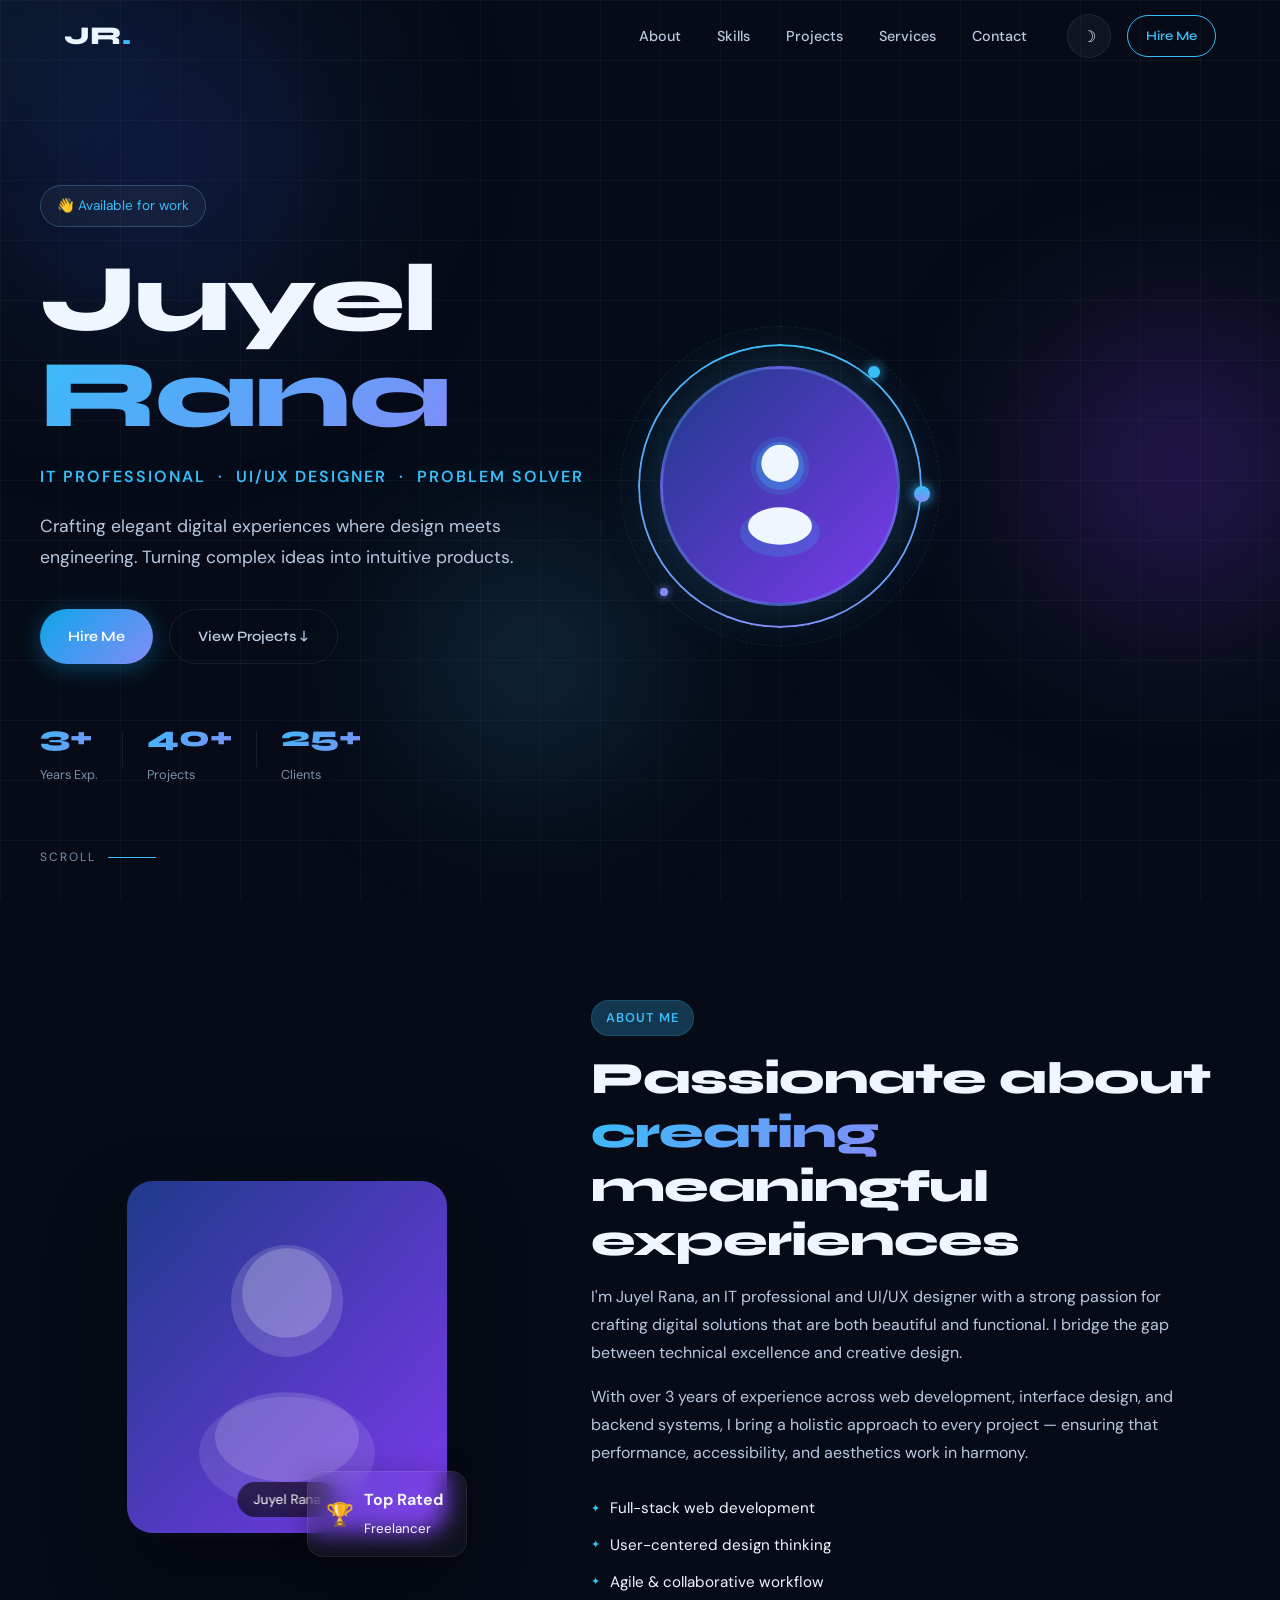
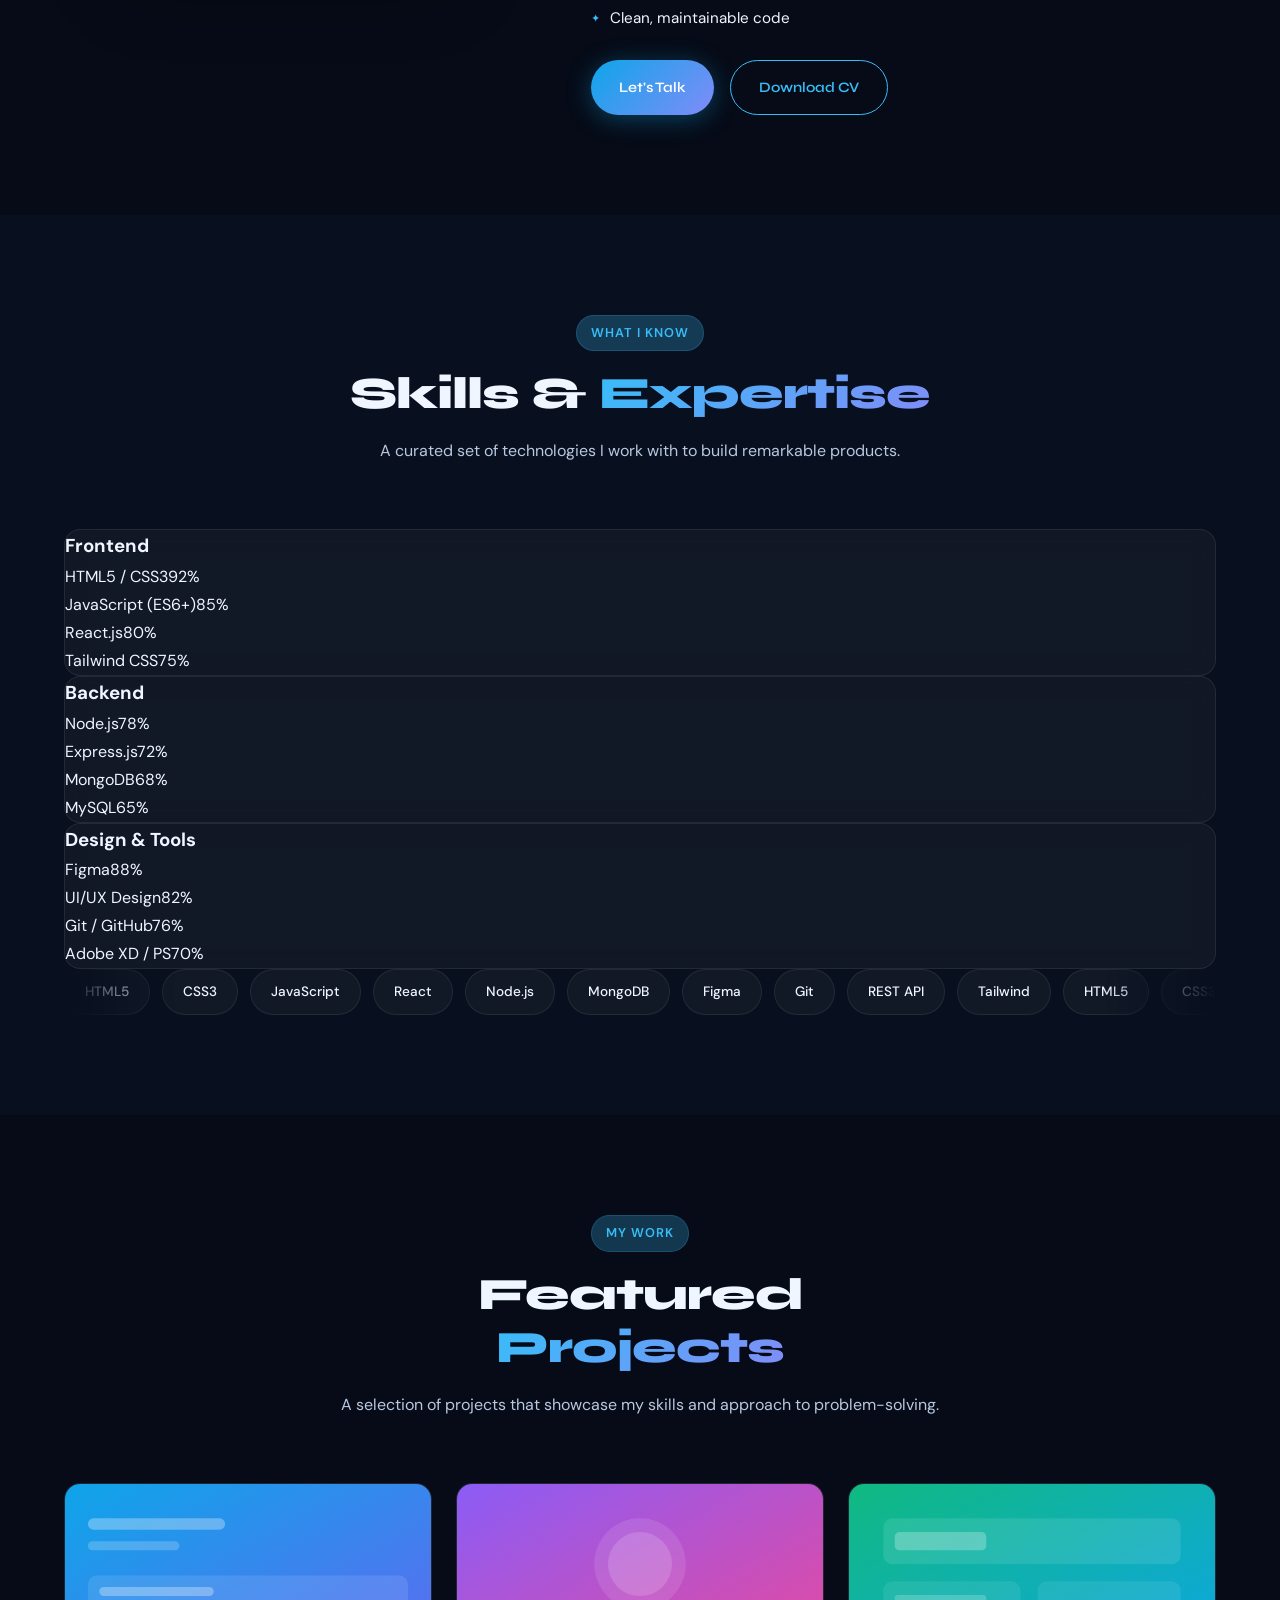
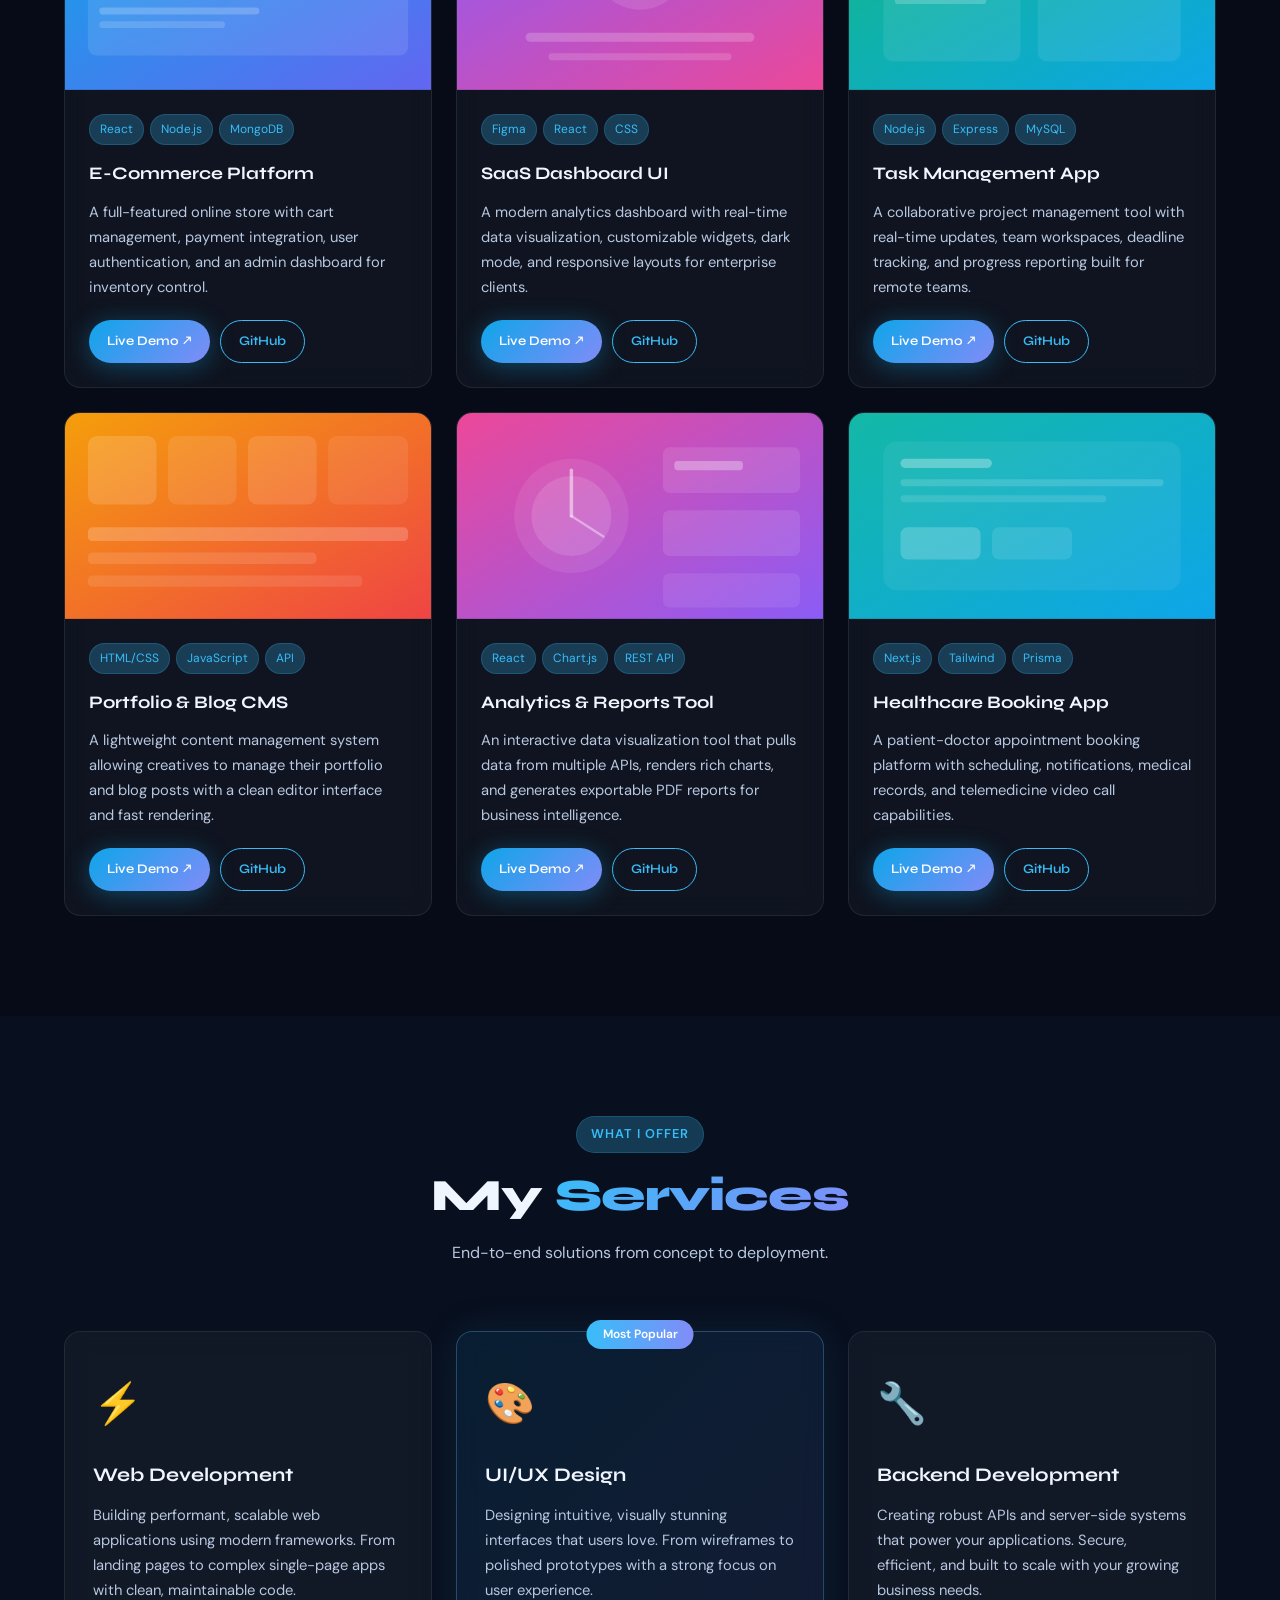
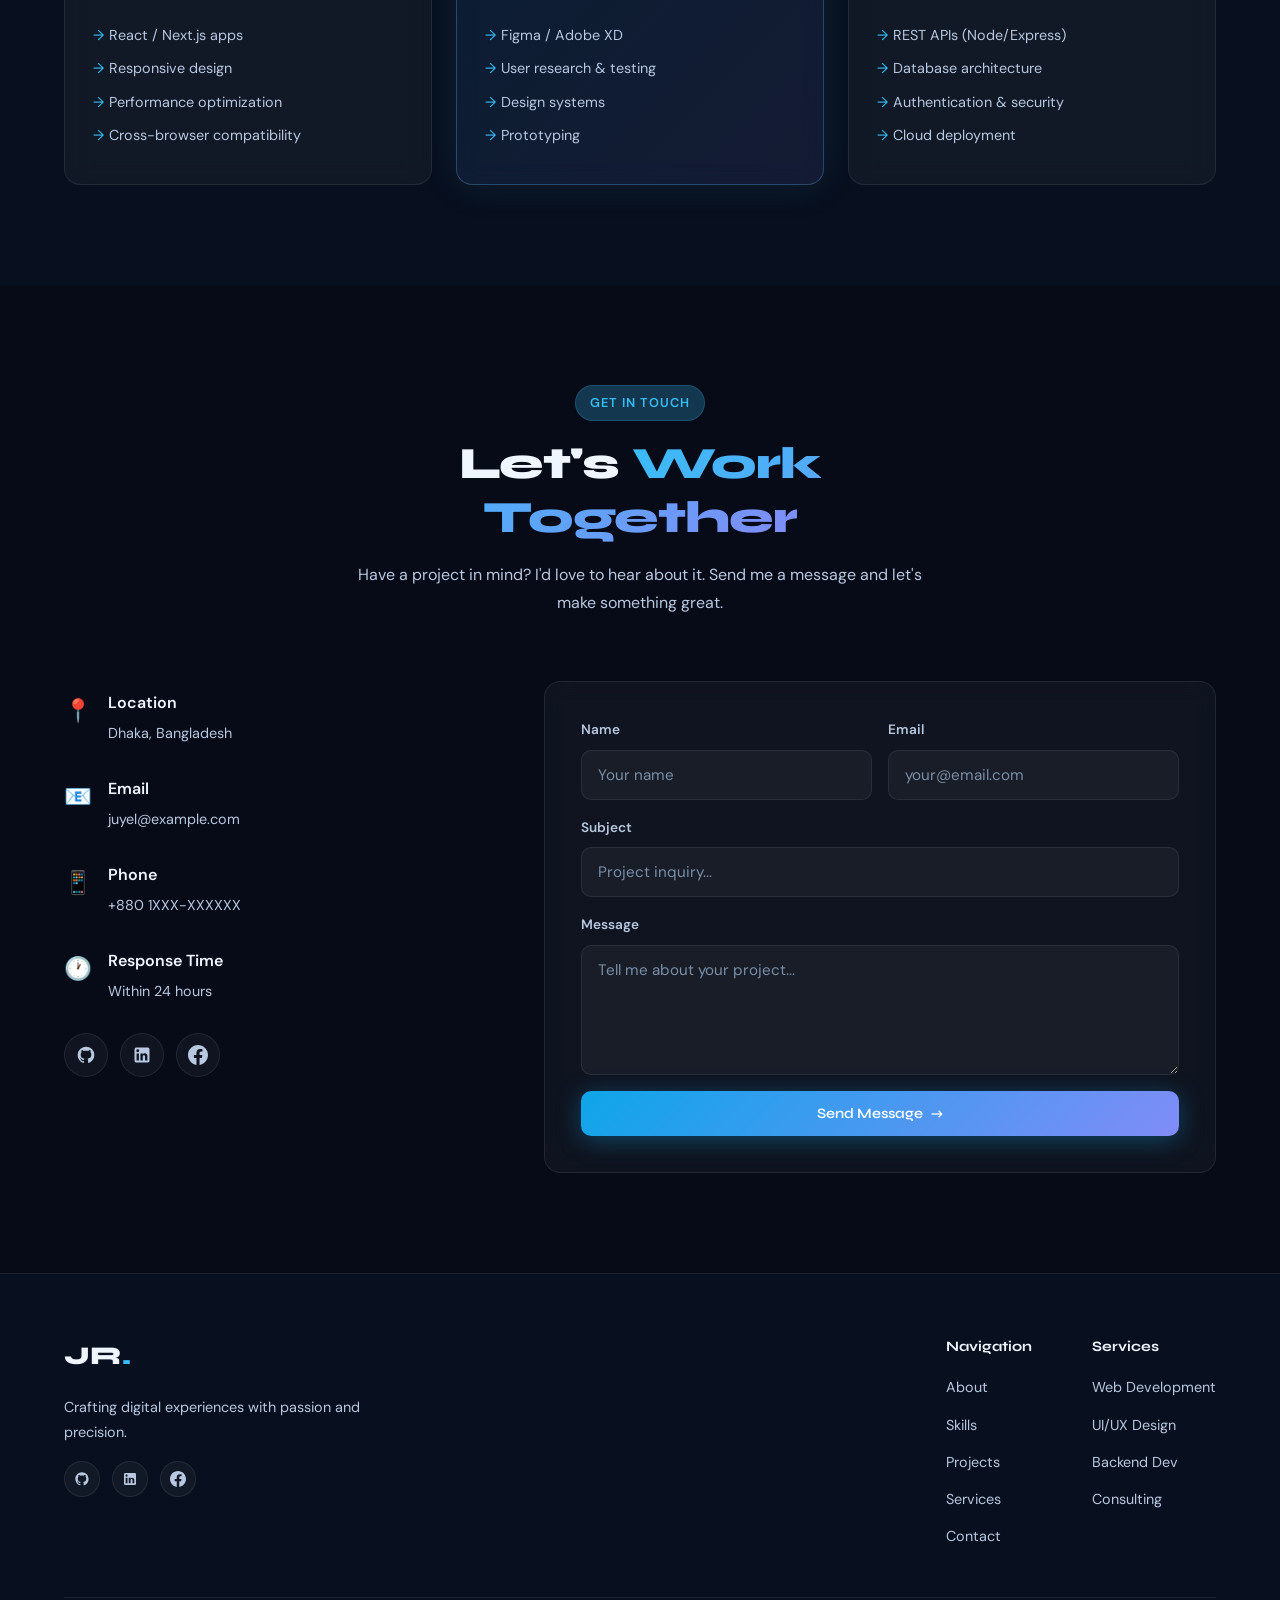
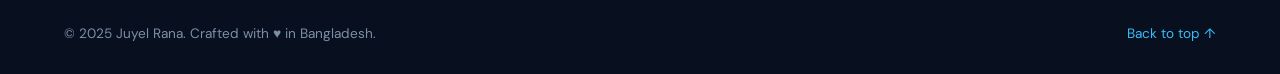
<file: portfolio.html>
<!DOCTYPE html>
<html lang="en" data-theme="dark">
<head>
  <meta charset="UTF-8" />
  <meta name="viewport" content="width=device-width, initial-scale=1.0" />
  <title>Juyel Rana — Portfolio</title>
  <link rel="preconnect" href="https://fonts.googleapis.com" />
  <link rel="preconnect" href="https://fonts.gstatic.com" crossorigin />
  <link href="https://fonts.googleapis.com/css2?family=Syne:wght@400;600;700;800&family=DM+Sans:ital,opsz,wght@0,9..40,300;0,9..40,400;0,9..40,500;1,9..40,300&display=swap" rel="stylesheet" />
  <link rel="stylesheet" href="style.css" />
</head>
<body>

  <!-- ───────── NAVBAR ───────── -->
  <header id="navbar">
    <nav class="nav-inner">
      <a class="logo" href="#hero">JR<span class="dot">.</span></a>
      <ul class="nav-links">
        <li><a href="#about">About</a></li>
        <li><a href="#skills">Skills</a></li>
        <li><a href="#projects">Projects</a></li>
        <li><a href="#services">Services</a></li>
        <li><a href="#contact">Contact</a></li>
      </ul>
      <div class="nav-actions">
        <button class="theme-toggle" id="themeToggle" aria-label="Toggle theme">
          <span class="sun">☀</span><span class="moon">☽</span>
        </button>
        <a href="#contact" class="btn btn-outline btn-sm">Hire Me</a>
      </div>
      <button class="hamburger" id="hamburger" aria-label="Menu">
        <span></span><span></span><span></span>
      </button>
    </nav>
    <div class="mobile-menu" id="mobileMenu">
      <a href="#about" class="mob-link">About</a>
      <a href="#skills" class="mob-link">Skills</a>
      <a href="#projects" class="mob-link">Projects</a>
      <a href="#services" class="mob-link">Services</a>
      <a href="#contact" class="mob-link">Contact</a>
    </div>
  </header>

  <!-- ───────── HERO ───────── -->
  <section id="hero">
    <div class="hero-bg">
      <div class="orb orb-1"></div>
      <div class="orb orb-2"></div>
      <div class="orb orb-3"></div>
      <div class="grid-lines"></div>
    </div>
    <div class="hero-content">
      <div class="hero-badge fade-up">👋 Available for work</div>
      <h1 class="hero-name fade-up delay-1">
        Juyel<br /><span class="gradient-text">Rana</span>
      </h1>
      <p class="hero-tagline fade-up delay-2">
        IT Professional&nbsp;&nbsp;·&nbsp;&nbsp;UI/UX Designer&nbsp;&nbsp;·&nbsp;&nbsp;Problem Solver
      </p>
      <p class="hero-sub fade-up delay-3">
        Crafting elegant digital experiences where design meets engineering.
        Turning complex ideas into intuitive products.
      </p>
      <div class="hero-cta fade-up delay-4">
        <a href="#contact" class="btn btn-primary">Hire Me</a>
        <a href="#projects" class="btn btn-ghost">View Projects ↓</a>
      </div>
      <div class="hero-stats fade-up delay-5">
        <div class="stat"><span class="stat-num">3+</span><span class="stat-label">Years Exp.</span></div>
        <div class="stat-divider"></div>
        <div class="stat"><span class="stat-num">40+</span><span class="stat-label">Projects</span></div>
        <div class="stat-divider"></div>
        <div class="stat"><span class="stat-num">25+</span><span class="stat-label">Clients</span></div>
      </div>
    </div>
    <div class="hero-visual fade-up delay-3">
      <div class="avatar-ring">
        <div class="avatar-inner">
          <svg viewBox="0 0 120 120" xmlns="http://www.w3.org/2000/svg" class="avatar-svg">
            <circle cx="60" cy="45" r="22" fill="var(--accent)" opacity="0.15"/>
            <circle cx="60" cy="45" r="18" fill="var(--accent)" opacity="0.3"/>
            <circle cx="60" cy="43" r="14" fill="var(--text-primary)"/>
            <ellipse cx="60" cy="95" rx="30" ry="18" fill="var(--accent)" opacity="0.2"/>
            <ellipse cx="60" cy="90" rx="24" ry="14" fill="var(--text-primary)"/>
          </svg>
        </div>
        <div class="orbit-dot orbit-dot-1"></div>
        <div class="orbit-dot orbit-dot-2"></div>
        <div class="orbit-dot orbit-dot-3"></div>
      </div>
    </div>
    <div class="scroll-hint">
      <span>scroll</span>
      <div class="scroll-line"></div>
    </div>
  </section>

  <!-- ───────── ABOUT ───────── -->
  <section id="about" class="section">
    <div class="container">
      <div class="about-grid">
        <div class="about-image-col reveal">
          <div class="about-img-wrap">
            <div class="about-img-placeholder">
              <svg viewBox="0 0 200 220" xmlns="http://www.w3.org/2000/svg">
                <rect width="200" height="220" rx="16" fill="url(#aboutGrad)"/>
                <circle cx="100" cy="75" r="35" fill="rgba(255,255,255,0.15)"/>
                <circle cx="100" cy="70" r="28" fill="rgba(255,255,255,0.2)"/>
                <ellipse cx="100" cy="170" rx="55" ry="35" fill="rgba(255,255,255,0.1)"/>
                <ellipse cx="100" cy="160" rx="45" ry="28" fill="rgba(255,255,255,0.15)"/>
                <defs>
                  <linearGradient id="aboutGrad" x1="0%" y1="0%" x2="100%" y2="100%">
                    <stop offset="0%" style="stop-color:var(--grad-start)"/>
                    <stop offset="100%" style="stop-color:var(--grad-end)"/>
                  </linearGradient>
                </defs>
              </svg>
              <div class="img-label">Juyel Rana</div>
            </div>
            <div class="about-badge-card glass">
              <span class="badge-icon">🏆</span>
              <div><strong>Top Rated</strong><br/><small>Freelancer</small></div>
            </div>
          </div>
        </div>
        <div class="about-text-col reveal delay-2">
          <div class="section-label">About Me</div>
          <h2 class="section-title">Passionate about <span class="gradient-text">creating</span> meaningful experiences</h2>
          <p class="about-bio">
            I'm Juyel Rana, an IT professional and UI/UX designer with a strong passion for crafting digital solutions that are both beautiful and functional. I bridge the gap between technical excellence and creative design.
          </p>
          <p class="about-bio">
            With over 3 years of experience across web development, interface design, and backend systems, I bring a holistic approach to every project — ensuring that performance, accessibility, and aesthetics work in harmony.
          </p>
          <div class="highlights">
            <div class="highlight-item">
              <span class="highlight-icon">✦</span>
              <span>Full-stack web development</span>
            </div>
            <div class="highlight-item">
              <span class="highlight-icon">✦</span>
              <span>User-centered design thinking</span>
            </div>
            <div class="highlight-item">
              <span class="highlight-icon">✦</span>
              <span>Agile & collaborative workflow</span>
            </div>
            <div class="highlight-item">
              <span class="highlight-icon">✦</span>
              <span>Clean, maintainable code</span>
            </div>
          </div>
          <div class="about-actions">
            <a href="#contact" class="btn btn-primary">Let's Talk</a>
            <a href="#" class="btn btn-outline" download>Download CV</a>
          </div>
        </div>
      </div>
    </div>
  </section>

  <!-- ───────── SKILLS ───────── -->
  <section id="skills" class="section section-alt">
    <div class="container">
      <div class="section-header reveal">
        <div class="section-label">What I Know</div>
        <h2 class="section-title">Skills & <span class="gradient-text">Expertise</span></h2>
        <p class="section-sub">A curated set of technologies I work with to build remarkable products.</p>
      </div>
      <div class="skills-grid">
        <div class="skill-category glass reveal">
          <h3 class="cat-title">Frontend</h3>
          <div class="skill-bars">
            <div class="skill-item" data-pct="92">
              <div class="skill-meta"><span>HTML5 / CSS3</span><span class="pct-label">92%</span></div>
              <div class="skill-track"><div class="skill-bar" style="--w:92%"></div></div>
            </div>
            <div class="skill-item" data-pct="85">
              <div class="skill-meta"><span>JavaScript (ES6+)</span><span class="pct-label">85%</span></div>
              <div class="skill-track"><div class="skill-bar" style="--w:85%"></div></div>
            </div>
            <div class="skill-item" data-pct="80">
              <div class="skill-meta"><span>React.js</span><span class="pct-label">80%</span></div>
              <div class="skill-track"><div class="skill-bar" style="--w:80%"></div></div>
            </div>
            <div class="skill-item" data-pct="75">
              <div class="skill-meta"><span>Tailwind CSS</span><span class="pct-label">75%</span></div>
              <div class="skill-track"><div class="skill-bar" style="--w:75%"></div></div>
            </div>
          </div>
        </div>
        <div class="skill-category glass reveal delay-1">
          <h3 class="cat-title">Backend</h3>
          <div class="skill-bars">
            <div class="skill-item" data-pct="78">
              <div class="skill-meta"><span>Node.js</span><span class="pct-label">78%</span></div>
              <div class="skill-track"><div class="skill-bar" style="--w:78%"></div></div>
            </div>
            <div class="skill-item" data-pct="72">
              <div class="skill-meta"><span>Express.js</span><span class="pct-label">72%</span></div>
              <div class="skill-track"><div class="skill-bar" style="--w:72%"></div></div>
            </div>
            <div class="skill-item" data-pct="68">
              <div class="skill-meta"><span>MongoDB</span><span class="pct-label">68%</span></div>
              <div class="skill-track"><div class="skill-bar" style="--w:68%"></div></div>
            </div>
            <div class="skill-item" data-pct="65">
              <div class="skill-meta"><span>MySQL</span><span class="pct-label">65%</span></div>
              <div class="skill-track"><div class="skill-bar" style="--w:65%"></div></div>
            </div>
          </div>
        </div>
        <div class="skill-category glass reveal delay-2">
          <h3 class="cat-title">Design & Tools</h3>
          <div class="skill-bars">
            <div class="skill-item" data-pct="88">
              <div class="skill-meta"><span>Figma</span><span class="pct-label">88%</span></div>
              <div class="skill-track"><div class="skill-bar" style="--w:88%"></div></div>
            </div>
            <div class="skill-item" data-pct="82">
              <div class="skill-meta"><span>UI/UX Design</span><span class="pct-label">82%</span></div>
              <div class="skill-track"><div class="skill-bar" style="--w:82%"></div></div>
            </div>
            <div class="skill-item" data-pct="76">
              <div class="skill-meta"><span>Git / GitHub</span><span class="pct-label">76%</span></div>
              <div class="skill-track"><div class="skill-bar" style="--w:76%"></div></div>
            </div>
            <div class="skill-item" data-pct="70">
              <div class="skill-meta"><span>Adobe XD / PS</span><span class="pct-label">70%</span></div>
              <div class="skill-track"><div class="skill-bar" style="--w:70%"></div></div>
            </div>
          </div>
        </div>
      </div>

      <div class="tech-icons reveal">
        <div class="tech-scroll">
          <div class="tech-track">
            <span class="tech-chip">HTML5</span>
            <span class="tech-chip">CSS3</span>
            <span class="tech-chip">JavaScript</span>
            <span class="tech-chip">React</span>
            <span class="tech-chip">Node.js</span>
            <span class="tech-chip">MongoDB</span>
            <span class="tech-chip">Figma</span>
            <span class="tech-chip">Git</span>
            <span class="tech-chip">REST API</span>
            <span class="tech-chip">Tailwind</span>
            <span class="tech-chip">HTML5</span>
            <span class="tech-chip">CSS3</span>
            <span class="tech-chip">JavaScript</span>
            <span class="tech-chip">React</span>
            <span class="tech-chip">Node.js</span>
            <span class="tech-chip">MongoDB</span>
            <span class="tech-chip">Figma</span>
            <span class="tech-chip">Git</span>
            <span class="tech-chip">REST API</span>
            <span class="tech-chip">Tailwind</span>
          </div>
        </div>
      </div>
    </div>
  </section>

  <!-- ───────── PROJECTS ───────── -->
  <section id="projects" class="section">
    <div class="container">
      <div class="section-header reveal">
        <div class="section-label">My Work</div>
        <h2 class="section-title">Featured <span class="gradient-text">Projects</span></h2>
        <p class="section-sub">A selection of projects that showcase my skills and approach to problem-solving.</p>
      </div>
      <div class="projects-grid">

        <div class="project-card glass reveal">
          <div class="project-img" style="--card-color:#0ea5e9">
            <svg viewBox="0 0 320 180" xmlns="http://www.w3.org/2000/svg">
              <rect width="320" height="180" fill="url(#p1)"/>
              <rect x="20" y="30" width="120" height="10" rx="5" fill="rgba(255,255,255,0.3)"/>
              <rect x="20" y="50" width="80" height="8" rx="4" fill="rgba(255,255,255,0.2)"/>
              <rect x="20" y="80" width="280" height="70" rx="8" fill="rgba(255,255,255,0.1)"/>
              <rect x="30" y="90" width="100" height="8" rx="4" fill="rgba(255,255,255,0.3)"/>
              <rect x="30" y="108" width="140" height="6" rx="3" fill="rgba(255,255,255,0.2)"/>
              <rect x="30" y="120" width="110" height="6" rx="3" fill="rgba(255,255,255,0.15)"/>
              <defs><linearGradient id="p1" x1="0%" y1="0%" x2="100%" y2="100%"><stop offset="0%" stop-color="#0ea5e9"/><stop offset="100%" stop-color="#6366f1"/></linearGradient></defs>
            </svg>
          </div>
          <div class="project-body">
            <div class="project-tags">
              <span class="tag">React</span><span class="tag">Node.js</span><span class="tag">MongoDB</span>
            </div>
            <h3 class="project-title">E-Commerce Platform</h3>
            <p class="project-desc">A full-featured online store with cart management, payment integration, user authentication, and an admin dashboard for inventory control.</p>
            <div class="project-links">
              <a href="#" class="btn btn-primary btn-sm">Live Demo ↗</a>
              <a href="#" class="btn btn-outline btn-sm">GitHub</a>
            </div>
          </div>
        </div>

        <div class="project-card glass reveal delay-1">
          <div class="project-img" style="--card-color:#8b5cf6">
            <svg viewBox="0 0 320 180" xmlns="http://www.w3.org/2000/svg">
              <rect width="320" height="180" fill="url(#p2)"/>
              <circle cx="160" cy="70" r="40" fill="rgba(255,255,255,0.1)"/>
              <circle cx="160" cy="70" r="28" fill="rgba(255,255,255,0.15)"/>
              <rect x="60" y="130" width="200" height="8" rx="4" fill="rgba(255,255,255,0.2)"/>
              <rect x="80" y="148" width="160" height="6" rx="3" fill="rgba(255,255,255,0.15)"/>
              <defs><linearGradient id="p2" x1="0%" y1="0%" x2="100%" y2="100%"><stop offset="0%" stop-color="#8b5cf6"/><stop offset="100%" stop-color="#ec4899"/></linearGradient></defs>
            </svg>
          </div>
          <div class="project-body">
            <div class="project-tags">
              <span class="tag">Figma</span><span class="tag">React</span><span class="tag">CSS</span>
            </div>
            <h3 class="project-title">SaaS Dashboard UI</h3>
            <p class="project-desc">A modern analytics dashboard with real-time data visualization, customizable widgets, dark mode, and responsive layouts for enterprise clients.</p>
            <div class="project-links">
              <a href="#" class="btn btn-primary btn-sm">Live Demo ↗</a>
              <a href="#" class="btn btn-outline btn-sm">GitHub</a>
            </div>
          </div>
        </div>

        <div class="project-card glass reveal delay-2">
          <div class="project-img" style="--card-color:#10b981">
            <svg viewBox="0 0 320 180" xmlns="http://www.w3.org/2000/svg">
              <rect width="320" height="180" fill="url(#p3)"/>
              <rect x="30" y="30" width="260" height="40" rx="8" fill="rgba(255,255,255,0.1)"/>
              <rect x="40" y="42" width="80" height="16" rx="4" fill="rgba(255,255,255,0.25)"/>
              <rect x="30" y="85" width="120" height="70" rx="8" fill="rgba(255,255,255,0.08)"/>
              <rect x="165" y="85" width="125" height="70" rx="8" fill="rgba(255,255,255,0.08)"/>
              <rect x="40" y="97" width="80" height="8" rx="3" fill="rgba(255,255,255,0.2)"/>
              <defs><linearGradient id="p3" x1="0%" y1="0%" x2="100%" y2="100%"><stop offset="0%" stop-color="#10b981"/><stop offset="100%" stop-color="#0ea5e9"/></linearGradient></defs>
            </svg>
          </div>
          <div class="project-body">
            <div class="project-tags">
              <span class="tag">Node.js</span><span class="tag">Express</span><span class="tag">MySQL</span>
            </div>
            <h3 class="project-title">Task Management App</h3>
            <p class="project-desc">A collaborative project management tool with real-time updates, team workspaces, deadline tracking, and progress reporting built for remote teams.</p>
            <div class="project-links">
              <a href="#" class="btn btn-primary btn-sm">Live Demo ↗</a>
              <a href="#" class="btn btn-outline btn-sm">GitHub</a>
            </div>
          </div>
        </div>

        <div class="project-card glass reveal delay-1">
          <div class="project-img" style="--card-color:#f59e0b">
            <svg viewBox="0 0 320 180" xmlns="http://www.w3.org/2000/svg">
              <rect width="320" height="180" fill="url(#p4)"/>
              <rect x="20" y="20" width="60" height="60" rx="8" fill="rgba(255,255,255,0.15)"/>
              <rect x="90" y="20" width="60" height="60" rx="8" fill="rgba(255,255,255,0.1)"/>
              <rect x="160" y="20" width="60" height="60" rx="8" fill="rgba(255,255,255,0.12)"/>
              <rect x="230" y="20" width="70" height="60" rx="8" fill="rgba(255,255,255,0.08)"/>
              <rect x="20" y="100" width="280" height="12" rx="4" fill="rgba(255,255,255,0.2)"/>
              <rect x="20" y="122" width="200" height="10" rx="4" fill="rgba(255,255,255,0.12)"/>
              <rect x="20" y="142" width="240" height="10" rx="4" fill="rgba(255,255,255,0.1)"/>
              <defs><linearGradient id="p4" x1="0%" y1="0%" x2="100%" y2="100%"><stop offset="0%" stop-color="#f59e0b"/><stop offset="100%" stop-color="#ef4444"/></linearGradient></defs>
            </svg>
          </div>
          <div class="project-body">
            <div class="project-tags">
              <span class="tag">HTML/CSS</span><span class="tag">JavaScript</span><span class="tag">API</span>
            </div>
            <h3 class="project-title">Portfolio & Blog CMS</h3>
            <p class="project-desc">A lightweight content management system allowing creatives to manage their portfolio and blog posts with a clean editor interface and fast rendering.</p>
            <div class="project-links">
              <a href="#" class="btn btn-primary btn-sm">Live Demo ↗</a>
              <a href="#" class="btn btn-outline btn-sm">GitHub</a>
            </div>
          </div>
        </div>

        <div class="project-card glass reveal delay-2">
          <div class="project-img" style="--card-color:#ec4899">
            <svg viewBox="0 0 320 180" xmlns="http://www.w3.org/2000/svg">
              <rect width="320" height="180" fill="url(#p5)"/>
              <circle cx="100" cy="90" r="50" fill="rgba(255,255,255,0.08)"/>
              <circle cx="100" cy="90" r="35" fill="rgba(255,255,255,0.12)"/>
              <line x1="100" y1="90" x2="100" y2="50" stroke="rgba(255,255,255,0.5)" stroke-width="3" stroke-linecap="round"/>
              <line x1="100" y1="90" x2="128" y2="108" stroke="rgba(255,255,255,0.4)" stroke-width="2" stroke-linecap="round"/>
              <rect x="180" y="30" width="120" height="40" rx="6" fill="rgba(255,255,255,0.1)"/>
              <rect x="190" y="42" width="60" height="8" rx="3" fill="rgba(255,255,255,0.3)"/>
              <rect x="180" y="85" width="120" height="40" rx="6" fill="rgba(255,255,255,0.1)"/>
              <rect x="180" y="140" width="120" height="30" rx="6" fill="rgba(255,255,255,0.08)"/>
              <defs><linearGradient id="p5" x1="0%" y1="0%" x2="100%" y2="100%"><stop offset="0%" stop-color="#ec4899"/><stop offset="100%" stop-color="#8b5cf6"/></linearGradient></defs>
            </svg>
          </div>
          <div class="project-body">
            <div class="project-tags">
              <span class="tag">React</span><span class="tag">Chart.js</span><span class="tag">REST API</span>
            </div>
            <h3 class="project-title">Analytics & Reports Tool</h3>
            <p class="project-desc">An interactive data visualization tool that pulls data from multiple APIs, renders rich charts, and generates exportable PDF reports for business intelligence.</p>
            <div class="project-links">
              <a href="#" class="btn btn-primary btn-sm">Live Demo ↗</a>
              <a href="#" class="btn btn-outline btn-sm">GitHub</a>
            </div>
          </div>
        </div>

        <div class="project-card glass reveal delay-3">
          <div class="project-img" style="--card-color:#14b8a6">
            <svg viewBox="0 0 320 180" xmlns="http://www.w3.org/2000/svg">
              <rect width="320" height="180" fill="url(#p6)"/>
              <rect x="30" y="25" width="260" height="130" rx="12" fill="rgba(255,255,255,0.06)"/>
              <rect x="45" y="40" width="80" height="8" rx="4" fill="rgba(255,255,255,0.3)"/>
              <rect x="45" y="58" width="230" height="6" rx="3" fill="rgba(255,255,255,0.15)"/>
              <rect x="45" y="72" width="180" height="6" rx="3" fill="rgba(255,255,255,0.12)"/>
              <rect x="45" y="100" width="70" height="28" rx="6" fill="rgba(255,255,255,0.2)"/>
              <rect x="125" y="100" width="70" height="28" rx="6" fill="rgba(255,255,255,0.1)"/>
              <defs><linearGradient id="p6" x1="0%" y1="0%" x2="100%" y2="100%"><stop offset="0%" stop-color="#14b8a6"/><stop offset="100%" stop-color="#0ea5e9"/></linearGradient></defs>
            </svg>
          </div>
          <div class="project-body">
            <div class="project-tags">
              <span class="tag">Next.js</span><span class="tag">Tailwind</span><span class="tag">Prisma</span>
            </div>
            <h3 class="project-title">Healthcare Booking App</h3>
            <p class="project-desc">A patient-doctor appointment booking platform with scheduling, notifications, medical records, and telemedicine video call capabilities.</p>
            <div class="project-links">
              <a href="#" class="btn btn-primary btn-sm">Live Demo ↗</a>
              <a href="#" class="btn btn-outline btn-sm">GitHub</a>
            </div>
          </div>
        </div>

      </div>
    </div>
  </section>

  <!-- ───────── SERVICES ───────── -->
  <section id="services" class="section section-alt">
    <div class="container">
      <div class="section-header reveal">
        <div class="section-label">What I Offer</div>
        <h2 class="section-title">My <span class="gradient-text">Services</span></h2>
        <p class="section-sub">End-to-end solutions from concept to deployment.</p>
      </div>
      <div class="services-grid">
        <div class="service-card glass reveal">
          <div class="service-icon">⚡</div>
          <h3 class="service-title">Web Development</h3>
          <p class="service-desc">Building performant, scalable web applications using modern frameworks. From landing pages to complex single-page apps with clean, maintainable code.</p>
          <ul class="service-list">
            <li>React / Next.js apps</li>
            <li>Responsive design</li>
            <li>Performance optimization</li>
            <li>Cross-browser compatibility</li>
          </ul>
        </div>
        <div class="service-card glass reveal delay-1 service-featured">
          <div class="service-featured-badge">Most Popular</div>
          <div class="service-icon">🎨</div>
          <h3 class="service-title">UI/UX Design</h3>
          <p class="service-desc">Designing intuitive, visually stunning interfaces that users love. From wireframes to polished prototypes with a strong focus on user experience.</p>
          <ul class="service-list">
            <li>Figma / Adobe XD</li>
            <li>User research & testing</li>
            <li>Design systems</li>
            <li>Prototyping</li>
          </ul>
        </div>
        <div class="service-card glass reveal delay-2">
          <div class="service-icon">🔧</div>
          <h3 class="service-title">Backend Development</h3>
          <p class="service-desc">Creating robust APIs and server-side systems that power your applications. Secure, efficient, and built to scale with your growing business needs.</p>
          <ul class="service-list">
            <li>REST APIs (Node/Express)</li>
            <li>Database architecture</li>
            <li>Authentication & security</li>
            <li>Cloud deployment</li>
          </ul>
        </div>
      </div>
    </div>
  </section>

  <!-- ───────── CONTACT ───────── -->
  <section id="contact" class="section">
    <div class="container">
      <div class="section-header reveal">
        <div class="section-label">Get In Touch</div>
        <h2 class="section-title">Let's <span class="gradient-text">Work Together</span></h2>
        <p class="section-sub">Have a project in mind? I'd love to hear about it. Send me a message and let's make something great.</p>
      </div>
      <div class="contact-grid">
        <div class="contact-info reveal">
          <div class="contact-item">
            <div class="ci-icon">📍</div>
            <div>
              <strong>Location</strong>
              <span>Dhaka, Bangladesh</span>
            </div>
          </div>
          <div class="contact-item">
            <div class="ci-icon">📧</div>
            <div>
              <strong>Email</strong>
              <span>juyel@example.com</span>
            </div>
          </div>
          <div class="contact-item">
            <div class="ci-icon">📱</div>
            <div>
              <strong>Phone</strong>
              <span>+880 1XXX-XXXXXX</span>
            </div>
          </div>
          <div class="contact-item">
            <div class="ci-icon">🕐</div>
            <div>
              <strong>Response Time</strong>
              <span>Within 24 hours</span>
            </div>
          </div>
          <div class="social-links">
            <a href="#" class="social-btn" aria-label="GitHub">
              <svg viewBox="0 0 24 24" fill="currentColor"><path d="M12 2C6.477 2 2 6.477 2 12c0 4.42 2.87 8.17 6.84 9.5.5.08.66-.23.66-.5v-1.69c-2.77.6-3.36-1.34-3.36-1.34-.46-1.16-1.11-1.47-1.11-1.47-.91-.62.07-.6.07-.6 1 .07 1.53 1.03 1.53 1.03.87 1.52 2.34 1.07 2.91.83.09-.65.35-1.09.63-1.34-2.22-.25-4.55-1.11-4.55-4.92 0-1.11.38-2 1.03-2.71-.1-.25-.45-1.29.1-2.64 0 0 .84-.27 2.75 1.02.79-.22 1.65-.33 2.5-.33.85 0 1.71.11 2.5.33 1.91-1.29 2.75-1.02 2.75-1.02.55 1.35.2 2.39.1 2.64.65.71 1.03 1.6 1.03 2.71 0 3.82-2.34 4.66-4.57 4.91.36.31.69.92.69 1.85V21c0 .27.16.59.67.5C19.14 20.16 22 16.42 22 12A10 10 0 0012 2z"/></svg>
            </a>
            <a href="#" class="social-btn" aria-label="LinkedIn">
              <svg viewBox="0 0 24 24" fill="currentColor"><path d="M19 3a2 2 0 012 2v14a2 2 0 01-2 2H5a2 2 0 01-2-2V5a2 2 0 012-2h14m-.5 15.5v-5.3a3.26 3.26 0 00-3.26-3.26c-.85 0-1.84.52-2.32 1.3v-1.11h-2.79v8.37h2.79v-4.93c0-.77.62-1.4 1.39-1.4a1.4 1.4 0 011.4 1.4v4.93h2.79M6.88 8.56a1.68 1.68 0 001.68-1.68c0-.93-.75-1.69-1.68-1.69a1.69 1.69 0 00-1.69 1.69c0 .93.76 1.68 1.69 1.68m1.39 9.94v-8.37H5.5v8.37h2.77z"/></svg>
            </a>
            <a href="#" class="social-btn" aria-label="Facebook">
              <svg viewBox="0 0 24 24" fill="currentColor"><path d="M24 12.073c0-6.627-5.373-12-12-12s-12 5.373-12 12c0 5.99 4.388 10.954 10.125 11.854v-8.385H7.078v-3.47h3.047V9.43c0-3.007 1.792-4.669 4.533-4.669 1.312 0 2.686.235 2.686.235v2.953H15.83c-1.491 0-1.956.925-1.956 1.874v2.25h3.328l-.532 3.47h-2.796v8.385C19.612 23.027 24 18.062 24 12.073z"/></svg>
            </a>
          </div>
        </div>
        <form class="contact-form glass reveal delay-2" id="contactForm" novalidate>
          <div class="form-row">
            <div class="form-group">
              <label for="name">Name</label>
              <input type="text" id="name" placeholder="Your name" required />
            </div>
            <div class="form-group">
              <label for="email">Email</label>
              <input type="email" id="email" placeholder="your@email.com" required />
            </div>
          </div>
          <div class="form-group">
            <label for="subject">Subject</label>
            <input type="text" id="subject" placeholder="Project inquiry..." />
          </div>
          <div class="form-group">
            <label for="message">Message</label>
            <textarea id="message" rows="5" placeholder="Tell me about your project..." required></textarea>
          </div>
          <button type="submit" class="btn btn-primary btn-full">
            <span class="btn-text">Send Message</span>
            <span class="btn-icon">→</span>
          </button>
          <div class="form-success" id="formSuccess">
            ✅ Thanks! I'll get back to you within 24 hours.
          </div>
        </form>
      </div>
    </div>
  </section>

  <!-- ───────── FOOTER ───────── -->
  <footer class="footer">
    <div class="container">
      <div class="footer-top">
        <div class="footer-brand">
          <a class="logo" href="#hero">JR<span class="dot">.</span></a>
          <p>Crafting digital experiences with passion and precision.</p>
          <div class="social-links">
            <a href="#" class="social-btn sm" aria-label="GitHub">
              <svg viewBox="0 0 24 24" fill="currentColor"><path d="M12 2C6.477 2 2 6.477 2 12c0 4.42 2.87 8.17 6.84 9.5.5.08.66-.23.66-.5v-1.69c-2.77.6-3.36-1.34-3.36-1.34-.46-1.16-1.11-1.47-1.11-1.47-.91-.62.07-.6.07-.6 1 .07 1.53 1.03 1.53 1.03.87 1.52 2.34 1.07 2.91.83.09-.65.35-1.09.63-1.34-2.22-.25-4.55-1.11-4.55-4.92 0-1.11.38-2 1.03-2.71-.1-.25-.45-1.29.1-2.64 0 0 .84-.27 2.75 1.02.79-.22 1.65-.33 2.5-.33.85 0 1.71.11 2.5.33 1.91-1.29 2.75-1.02 2.75-1.02.55 1.35.2 2.39.1 2.64.65.71 1.03 1.6 1.03 2.71 0 3.82-2.34 4.66-4.57 4.91.36.31.69.92.69 1.85V21c0 .27.16.59.67.5C19.14 20.16 22 16.42 22 12A10 10 0 0012 2z"/></svg>
            </a>
            <a href="#" class="social-btn sm" aria-label="LinkedIn">
              <svg viewBox="0 0 24 24" fill="currentColor"><path d="M19 3a2 2 0 012 2v14a2 2 0 01-2 2H5a2 2 0 01-2-2V5a2 2 0 012-2h14m-.5 15.5v-5.3a3.26 3.26 0 00-3.26-3.26c-.85 0-1.84.52-2.32 1.3v-1.11h-2.79v8.37h2.79v-4.93c0-.77.62-1.4 1.39-1.4a1.4 1.4 0 011.4 1.4v4.93h2.79M6.88 8.56a1.68 1.68 0 001.68-1.68c0-.93-.75-1.69-1.68-1.69a1.69 1.69 0 00-1.69 1.69c0 .93.76 1.68 1.69 1.68m1.39 9.94v-8.37H5.5v8.37h2.77z"/></svg>
            </a>
            <a href="#" class="social-btn sm" aria-label="Facebook">
              <svg viewBox="0 0 24 24" fill="currentColor"><path d="M24 12.073c0-6.627-5.373-12-12-12s-12 5.373-12 12c0 5.99 4.388 10.954 10.125 11.854v-8.385H7.078v-3.47h3.047V9.43c0-3.007 1.792-4.669 4.533-4.669 1.312 0 2.686.235 2.686.235v2.953H15.83c-1.491 0-1.956.925-1.956 1.874v2.25h3.328l-.532 3.47h-2.796v8.385C19.612 23.027 24 18.062 24 12.073z"/></svg>
            </a>
          </div>
        </div>
        <div class="footer-links">
          <div class="footer-col">
            <h4>Navigation</h4>
            <a href="#about">About</a>
            <a href="#skills">Skills</a>
            <a href="#projects">Projects</a>
            <a href="#services">Services</a>
            <a href="#contact">Contact</a>
          </div>
          <div class="footer-col">
            <h4>Services</h4>
            <a href="#">Web Development</a>
            <a href="#">UI/UX Design</a>
            <a href="#">Backend Dev</a>
            <a href="#">Consulting</a>
          </div>
        </div>
      </div>
      <div class="footer-bottom">
        <span>© 2025 Juyel Rana. Crafted with ♥ in Bangladesh.</span>
        <a href="#hero" class="back-top">Back to top ↑</a>
      </div>
    </div>
  </footer>

  <script src="main.js"></script>
</body>
</html>
</file>
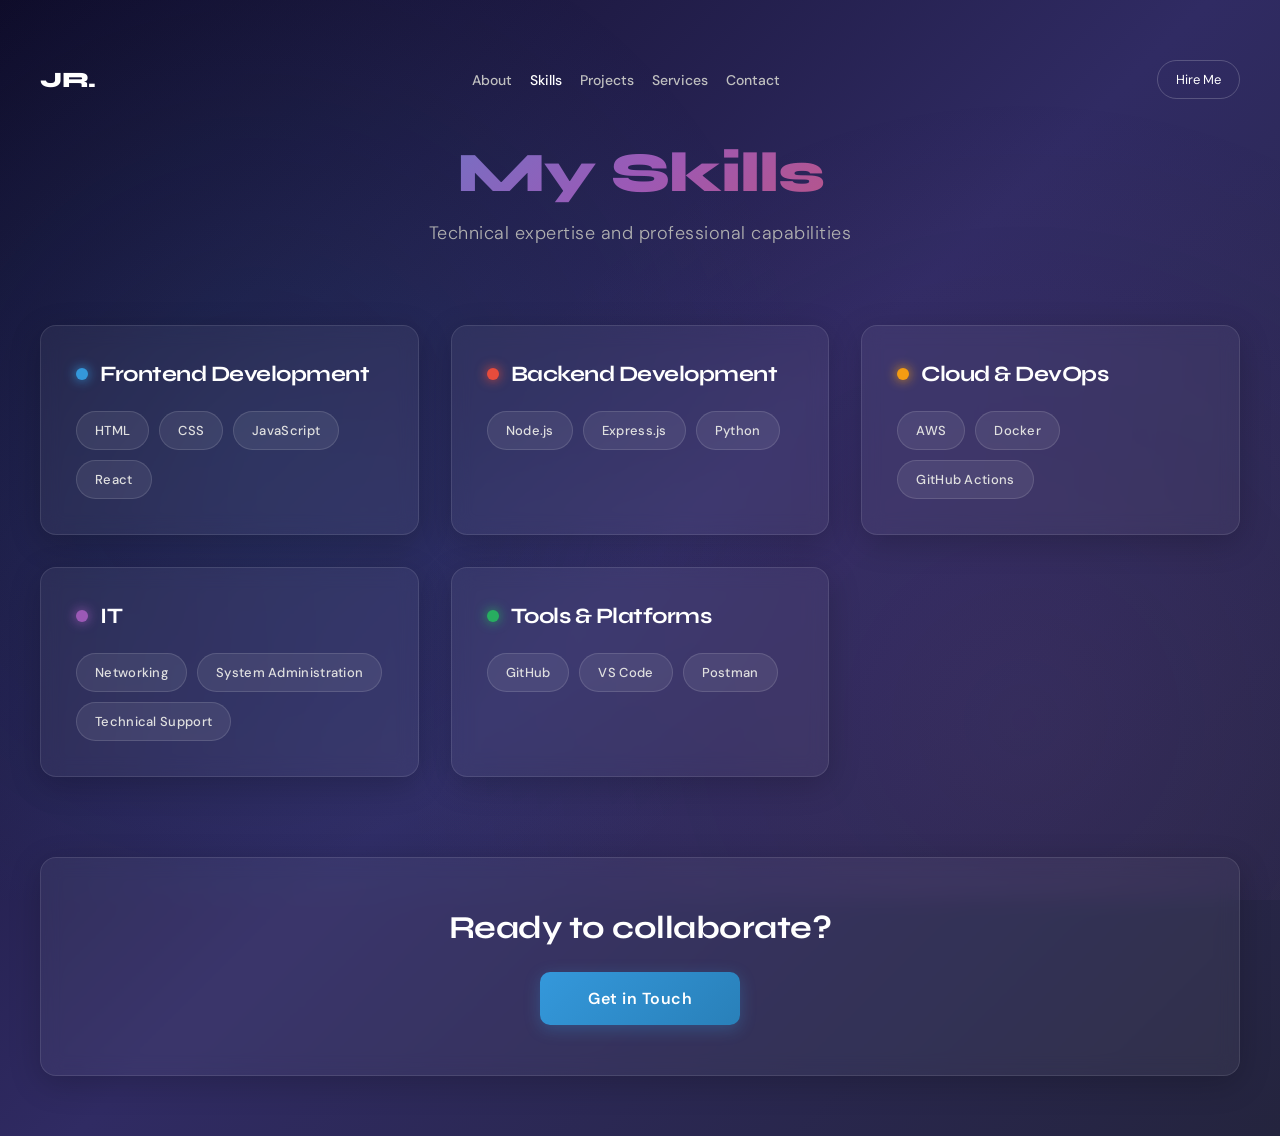
<file: skills.html>
<!DOCTYPE html>
<html lang="en">
<head>
    <meta charset="UTF-8">
    <meta name="viewport" content="width=device-width, initial-scale=1.0">
    <title>My Skills - Portfolio</title>
    <link rel="preconnect" href="https://fonts.googleapis.com">
    <link rel="preconnect" href="https://fonts.gstatic.com" crossorigin>
    <link href="https://fonts.googleapis.com/css2?family=Syne:wght@400;600;700;800&family=DM+Sans:ital,opsz,wght@0,9..40,300;0,9..40,400;0,9..40,500;1,9..40,300&display=swap" rel="stylesheet">
    <link rel="icon" href="jr_logo.svg" type="image/svg+xml" />
    <style>
        * {
            margin: 0;
            padding: 0;
            box-sizing: border-box;
        }

        body {
            font-family: 'DM Sans', sans-serif;
            background: linear-gradient(135deg, #0f0c29, #302b63, #24243e);
            min-height: 100vh;
            padding: 60px 20px;
            color: #e0e0e0;
            overflow-x: hidden;
        }

        body::before {
            content: '';
            position: fixed;
            top: 0;
            left: 0;
            width: 100%;
            height: 100%;
            background: 
                radial-gradient(circle at 20% 50%, rgba(52, 152, 219, 0.1) 0%, transparent 50%),
                radial-gradient(circle at 80% 80%, rgba(155, 89, 182, 0.1) 0%, transparent 50%);
            pointer-events: none;
            z-index: -1;
        }

        .container {
            max-width: 1200px;
            margin: 0 auto;
            position: relative;
            z-index: 1;
        }

        .site-nav {
            display: flex;
            justify-content: space-between;
            align-items: center;
            margin-bottom: 40px;
            gap: 20px;
            flex-wrap: wrap;
        }

        .site-nav .logo {
            color: #ffffff;
            font-family: 'Syne', sans-serif;
            font-size: 22px;
            font-weight: 800;
            text-decoration: none;
            letter-spacing: -0.5px;
        }

        .site-nav .nav-links {
            display: flex;
            flex-wrap: wrap;
            gap: 18px;
            list-style: none;
        }

        .site-nav .nav-links a {
            color: #c0c0c0;
            text-decoration: none;
            font-size: 14px;
            font-weight: 500;
            transition: color 0.25s ease, transform 0.25s ease;
        }

        .site-nav .nav-links a:hover,
        .site-nav .nav-links a.active {
            color: #ffffff;
            transform: translateY(-1px);
        }

        .site-nav .nav-actions {
            display: flex;
            gap: 12px;
            align-items: center;
        }

        .site-nav .btn-outline {
            color: #ffffff;
            border: 1px solid rgba(255,255,255,0.2);
            padding: 10px 18px;
            border-radius: 999px;
            text-decoration: none;
            font-size: 13px;
            transition: all 0.3s ease;
        }

        .site-nav .btn-outline:hover {
            background: rgba(255,255,255,0.08);
            border-color: rgba(255,255,255,0.4);
        }

        .header {
            text-align: center;
            margin-bottom: 80px;
            animation: fadeInDown 0.8s ease;
        }

        .header h1 {
            font-family: 'Syne', sans-serif;
            font-size: 56px;
            background: linear-gradient(135deg, #3498db, #9b59b6, #e74c3c);
            -webkit-background-clip: text;
            -webkit-text-fill-color: transparent;
            background-clip: text;
            margin-bottom: 15px;
            font-weight: 800;
            letter-spacing: -1px;
        }

        .header p {
            font-size: 18px;
            color: #b0b0b0;
            font-weight: 300;
            letter-spacing: 0.5px;
        }

        .skills-grid {
            display: grid;
            grid-template-columns: repeat(auto-fit, minmax(320px, 1fr));
            gap: 32px;
            margin-bottom: 80px;
        }

        .skill-category {
            background: rgba(255, 255, 255, 0.05);
            backdrop-filter: blur(10px);
            border: 1px solid rgba(255, 255, 255, 0.1);
            border-radius: 16px;
            padding: 35px;
            box-shadow: 0 8px 32px rgba(0, 0, 0, 0.2);
            transition: all 0.4s cubic-bezier(0.4, 0, 0.2, 1);
            position: relative;
            overflow: hidden;
            animation: slideUp 0.6s ease;
        }

        .skill-category::before {
            content: '';
            position: absolute;
            top: -50%;
            right: -50%;
            width: 100%;
            height: 100%;
            background: radial-gradient(circle, rgba(255, 255, 255, 0.1) 0%, transparent 70%);
            opacity: 0;
            transition: opacity 0.4s ease;
        }

        .skill-category:hover {
            transform: translateY(-12px);
            background: rgba(255, 255, 255, 0.08);
            border-color: rgba(255, 255, 255, 0.2);
            box-shadow: 0 16px 48px rgba(52, 152, 219, 0.2);
        }

        .skill-category:hover::before {
            opacity: 1;
        }

        .category-title {
            font-family: 'Syne', sans-serif;
            font-size: 22px;
            color: #ffffff;
            margin-bottom: 24px;
            font-weight: 700;
            display: flex;
            align-items: center;
            gap: 12px;
            letter-spacing: -0.5px;
        }

        .category-icon {
            width: 12px;
            height: 12px;
            border-radius: 50%;
            display: inline-block;
            box-shadow: 0 0 12px currentColor;
        }

        .category-frontend .category-icon {
            background: #3498db;
            color: #3498db;
        }

        .category-backend .category-icon {
            background: #e74c3c;
            color: #e74c3c;
        }

        .category-devops .category-icon {
            background: #f39c12;
            color: #f39c12;
        }

        .category-it .category-icon {
            background: #9b59b6;
            color: #9b59b6;
        }

        .category-tools .category-icon {
            background: #27ae60;
            color: #27ae60;
        }

        .skills-list {
            display: flex;
            flex-wrap: wrap;
            gap: 10px;
        }

        .skill-tag {
            display: inline-block;
            background: rgba(255, 255, 255, 0.08);
            color: #e0e0e0;
            padding: 10px 18px;
            border-radius: 24px;
            font-size: 13px;
            font-weight: 500;
            transition: all 0.3s cubic-bezier(0.4, 0, 0.2, 1);
            cursor: default;
            border: 1px solid rgba(255, 255, 255, 0.12);
            letter-spacing: 0.3px;
        }

        .skill-tag:hover {
            transform: translateY(-4px) scale(1.08);
            background: linear-gradient(135deg, rgba(52, 152, 219, 0.3), rgba(52, 152, 219, 0.1));
            color: #3498db;
            border-color: #3498db;
            box-shadow: 0 4px 16px rgba(52, 152, 219, 0.3);
        }

        .category-backend .skill-tag:hover {
            background: linear-gradient(135deg, rgba(231, 76, 60, 0.3), rgba(231, 76, 60, 0.1));
            color: #e74c3c;
            border-color: #e74c3c;
            box-shadow: 0 4px 16px rgba(231, 76, 60, 0.3);
        }

        .category-devops .skill-tag:hover {
            background: linear-gradient(135deg, rgba(243, 156, 18, 0.3), rgba(243, 156, 18, 0.1));
            color: #f39c12;
            border-color: #f39c12;
            box-shadow: 0 4px 16px rgba(243, 156, 18, 0.3);
        }

        .category-it .skill-tag:hover {
            background: linear-gradient(135deg, rgba(155, 89, 182, 0.3), rgba(155, 89, 182, 0.1));
            color: #9b59b6;
            border-color: #9b59b6;
            box-shadow: 0 4px 16px rgba(155, 89, 182, 0.3);
        }

        .category-tools .skill-tag:hover {
            background: linear-gradient(135deg, rgba(39, 174, 96, 0.3), rgba(39, 174, 96, 0.1));
            color: #27ae60;
            border-color: #27ae60;
            box-shadow: 0 4px 16px rgba(39, 174, 96, 0.3);
        }

        .contact-section {
            text-align: center;
            padding: 50px;
            background: rgba(255, 255, 255, 0.05);
            backdrop-filter: blur(10px);
            border: 1px solid rgba(255, 255, 255, 0.1);
            border-radius: 16px;
            box-shadow: 0 8px 32px rgba(0, 0, 0, 0.2);
            animation: slideUp 0.8s ease 0.2s both;
        }

        .contact-section h2 {
            font-family: 'Syne', sans-serif;
            font-size: 32px;
            color: #ffffff;
            margin-bottom: 25px;
            font-weight: 700;
            letter-spacing: -0.5px;
        }

        .contact-btn {
            display: inline-block;
            background: linear-gradient(135deg, #3498db, #2980b9);
            color: white;
            padding: 16px 48px;
            border-radius: 10px;
            text-decoration: none;
            font-size: 16px;
            font-weight: 600;
            transition: all 0.4s cubic-bezier(0.4, 0, 0.2, 1);
            border: none;
            cursor: pointer;
            letter-spacing: 0.5px;
            box-shadow: 0 4px 16px rgba(52, 152, 219, 0.3);
        }

        .contact-btn:hover {
            transform: translateY(-4px);
            box-shadow: 0 12px 32px rgba(52, 152, 219, 0.4);
            background: linear-gradient(135deg, #2980b9, #2471a3);
        }

        .contact-btn:active {
            transform: translateY(-2px);
        }

        /* Animations */
        @keyframes fadeInDown {
            from {
                opacity: 0;
                transform: translateY(-30px);
            }
            to {
                opacity: 1;
                transform: translateY(0);
            }
        }

        @keyframes slideUp {
            from {
                opacity: 0;
                transform: translateY(40px);
            }
            to {
                opacity: 1;
                transform: translateY(0);
            }
        }

        /* Responsive Design */
        @media (max-width: 768px) {
            body {
                padding: 40px 15px;
            }

            .header h1 {
                font-size: 42px;
                margin-bottom: 10px;
            }

            .header p {
                font-size: 16px;
            }

            .skills-grid {
                grid-template-columns: 1fr;
                gap: 24px;
                margin-bottom: 60px;
            }

            .skill-category {
                padding: 28px;
            }

            .category-title {
                font-size: 20px;
                margin-bottom: 18px;
            }

            .contact-section {
                padding: 35px;
            }

            .contact-section h2 {
                font-size: 26px;
                margin-bottom: 18px;
            }

            .contact-btn {
                padding: 14px 36px;
                font-size: 15px;
            }
        }

        @media (max-width: 480px) {
            body {
                padding: 30px 12px;
            }

            .header {
                margin-bottom: 50px;
            }

            .header h1 {
                font-size: 32px;
            }

            .header p {
                font-size: 14px;
            }

            .skills-grid {
                gap: 16px;
                margin-bottom: 40px;
            }

            .skill-category {
                padding: 20px;
            }

            .category-title {
                font-size: 18px;
                margin-bottom: 14px;
            }

            .skill-tag {
                padding: 8px 14px;
                font-size: 12px;
            }

            .contact-section {
                padding: 25px;
            }

            .contact-section h2 {
                font-size: 22px;
            }

            .contact-btn {
                padding: 12px 28px;
                font-size: 14px;
            }
        }

        /* Back to home link */
        .nav-link {
            display: inline-block;
            margin-bottom: 40px;
            color: #3498db;
            text-decoration: none;
            font-weight: 500;
            transition: all 0.3s ease;
            letter-spacing: 0.5px;
            font-size: 14px;
        }

        .nav-link:hover {
            color: #2980b9;
            transform: translateX(-4px);
        }
    </style>
</head>
<body>
    <div class="container">
        <header class="site-nav">
            <a class="logo" href="index.html">JR<span class="dot">.</span></a>
            <ul class="nav-links">
                <li><a href="index.html#about">About</a></li>
                <li><a href="skills.html" class="active">Skills</a></li>
                <li><a href="index.html#projects">Projects</a></li>
                <li><a href="index.html#services">Services</a></li>
                <li><a href="index.html#contact">Contact</a></li>
            </ul>
            <div class="nav-actions">
                <a href="index.html#contact" class="btn-outline">Hire Me</a>
            </div>
        </header>

        <div class="header">
            <h1>My Skills</h1>
            <p>Technical expertise and professional capabilities</p>
        </div>

        <div class="skills-grid">
            <!-- Frontend Development -->
            <div class="skill-category category-frontend">
                <h3 class="category-title">
                    <span class="category-icon"></span>
                    Frontend Development
                </h3>
                <div class="skills-list">
                    <span class="skill-tag">HTML</span>
                    <span class="skill-tag">CSS</span>
                    <span class="skill-tag">JavaScript</span>
                    <span class="skill-tag">React</span>
                </div>
            </div>

            <!-- Backend Development -->
            <div class="skill-category category-backend">
                <h3 class="category-title">
                    <span class="category-icon"></span>
                    Backend Development
                </h3>
                <div class="skills-list">
                    <span class="skill-tag">Node.js</span>
                    <span class="skill-tag">Express.js</span>
                    <span class="skill-tag">Python</span>
                </div>
            </div>

            <!-- Cloud & DevOps -->
            <div class="skill-category category-devops">
                <h3 class="category-title">
                    <span class="category-icon"></span>
                    Cloud & DevOps
                </h3>
                <div class="skills-list">
                    <span class="skill-tag">AWS</span>
                    <span class="skill-tag">Docker</span>
                    <span class="skill-tag">GitHub Actions</span>
                </div>
            </div>

            <!-- IT -->
            <div class="skill-category category-it">
                <h3 class="category-title">
                    <span class="category-icon"></span>
                    IT
                </h3>
                <div class="skills-list">
                    <span class="skill-tag">Networking</span>
                    <span class="skill-tag">System Administration</span>
                    <span class="skill-tag">Technical Support</span>
                </div>
            </div>

            <!-- Tools & Platforms -->
            <div class="skill-category category-tools">
                <h3 class="category-title">
                    <span class="category-icon"></span>
                    Tools & Platforms
                </h3>
                <div class="skills-list">
                    <span class="skill-tag">GitHub</span>
                    <span class="skill-tag">VS Code</span>
                    <span class="skill-tag">Postman</span>
                </div>
            </div>
        </div>

        <!-- Contact Section -->
        <div class="contact-section">
            <h2>Ready to collaborate?</h2>
            <a href="index.html#contact" class="contact-btn">Get in Touch</a>
        </div>
    </div>

    <script>
        // Scroll animations
        const observerOptions = {
            threshold: 0.1,
            rootMargin: '0px 0px -50px 0px'
        };

        const observer = new IntersectionObserver(function(entries) {
            entries.forEach(entry => {
                if (entry.isIntersecting) {
                    entry.target.style.opacity = '1';
                    entry.target.style.transform = 'translateY(0)';
                }
            });
        }, observerOptions);

        document.querySelectorAll('.skill-category').forEach(el => {
            el.style.opacity = '0';
            el.style.transform = 'translateY(30px)';
            el.style.transition = 'opacity 0.6s ease, transform 0.6s ease';
            observer.observe(el);
        });

        // Smooth scroll for navigation
        document.querySelectorAll('a[href^="#"]').forEach(anchor => {
            anchor.addEventListener('click', function (e) {
                e.preventDefault();
                const target = document.querySelector(this.getAttribute('href'));
                if (target) {
                    target.scrollIntoView({ behavior: 'smooth', block: 'start' });
                }
            });
        });

        // Add floating animation to category icons
        const icons = document.querySelectorAll('.category-icon');
        icons.forEach((icon, index) => {
            icon.style.animation = `float 3s ease-in-out ${index * 0.2}s infinite`;
        });

        // Add dynamic glow effect on skill tags
        const skillTags = document.querySelectorAll('.skill-tag');
        skillTags.forEach(tag => {
            tag.addEventListener('mouseenter', function() {
                this.style.textShadow = '0 0 10px currentColor';
            });
            tag.addEventListener('mouseleave', function() {
                this.style.textShadow = 'none';
            });
        });

        // Add float animation
        const style = document.createElement('style');
        style.textContent = `
            @keyframes float {
                0%, 100% { transform: translateY(0px); }
                50% { transform: translateY(-8px); }
            }
        `;
        document.head.appendChild(style);
    </script>
</body>
</html>
</file>
<file: style.css>
/* ══════════════════════════════════════════
   JUYEL RANA PORTFOLIO — style.css
   ══════════════════════════════════════════ */

/* ── Tokens ── */
:root {
  --bg: #060b17;
  --bg-alt: #080f1e;
  --surface: rgba(255,255,255,0.04);
  --surface-hover: rgba(255,255,255,0.07);
  --border: rgba(255,255,255,0.08);
  --border-glow: rgba(99,179,237,0.3);
  --text-primary: #f0f6ff;
  --text-secondary: #b8c8e0;
  --text-muted: #7a90a8;
  --grad-start: #1e3a8a;
  --grad-mid: #5b21b6;
  --grad-end: #7c3aed;
  --accent: #38bdf8;
  --accent-glow: rgba(56,189,248,0.25);
  --accent-2: #818cf8;
  --success: #34d399;
  --radius: 16px;
  --radius-sm: 10px;
  --nav-h: 72px;
  --transition: 0.3s cubic-bezier(0.4, 0, 0.2, 1);
}

[data-theme="light"] {
  --bg: #f8fafc;
  --bg-alt: #f1f5f9;
  --surface: rgba(15,23,42,0.04);
  --surface-hover: rgba(15,23,42,0.07);
  --border: rgba(15,23,42,0.1);
  --border-glow: rgba(30,58,138,0.3);
  --text-primary: #0a1628;
  --text-secondary: #2d4060;
  --text-muted: #6b7fa0;
  --grad-start: #1e3a8a;
  --grad-mid: #5b21b6;
  --grad-end: #7c3aed;
  --accent: #0369a1;
  --accent-glow: rgba(3,105,161,0.15);
  --accent-2: #4f46e5;
}

/* ── Reset ── */
*, *::before, *::after { box-sizing: border-box; margin: 0; padding: 0; }
html { scroll-behavior: smooth; }
body {
  font-family: 'DM Sans', sans-serif;
  background: var(--bg);
  color: var(--text-primary);
  line-height: 1.75;
  font-size: 16px;
  overflow-x: hidden;
  transition: background var(--transition), color var(--transition);
}
img, svg { display: block; max-width: 100%; }
a { text-decoration: none; color: inherit; }
ul { list-style: none; }

/* ── Scrollbar ── */
::-webkit-scrollbar { width: 5px; }
::-webkit-scrollbar-track { background: var(--bg); }
::-webkit-scrollbar-thumb { background: var(--grad-end); border-radius: 99px; }

/* ── Container ── */
.container { max-width: 1200px; margin: 0 auto; padding: 0 24px; }

/* ── Utilities ── */
.gradient-text {
  background: linear-gradient(135deg, var(--accent) 0%, var(--accent-2) 100%);
  -webkit-background-clip: text;
  -webkit-text-fill-color: transparent;
  background-clip: text;
}
.glass {
  background: var(--surface);
  backdrop-filter: blur(12px);
  -webkit-backdrop-filter: blur(12px);
  border: 1px solid var(--border);
  border-radius: var(--radius);
}
.glass:hover { border-color: var(--border-glow); }

/* ══════════════════════════════════════════
   BUTTONS
   ══════════════════════════════════════════ */
.btn {
  display: inline-flex; align-items: center; gap: 8px;
  padding: 14px 28px; border-radius: 100px;
  font-family: 'Syne', sans-serif; font-weight: 600; font-size: 0.9rem;
  cursor: pointer; border: none; transition: all var(--transition);
  white-space: nowrap;
}
.btn-primary {
  background: linear-gradient(135deg, #0ea5e9, #818cf8);
  color: #fff;
  box-shadow: 0 4px 24px rgba(14,165,233,0.35);
}
.btn-primary:hover {
  transform: translateY(-2px);
  box-shadow: 0 8px 32px rgba(14,165,233,0.5);
}
.btn-ghost {
  background: transparent;
  color: var(--text-secondary);
  border: 1px solid var(--border);
}
.btn-ghost:hover { border-color: var(--accent); color: var(--accent); background: var(--accent-glow); }
.btn-outline {
  background: transparent;
  border: 1.5px solid var(--accent);
  color: var(--accent);
}
.btn-outline:hover { background: var(--accent-glow); transform: translateY(-1px); }
.btn-sm { padding: 9px 18px; font-size: 0.82rem; }
.btn-full { width: 100%; justify-content: center; border-radius: var(--radius-sm); }
.btn-icon { transition: transform var(--transition); }
.btn:hover .btn-icon { transform: translateX(4px); }

/* ══════════════════════════════════════════
   NAVBAR
   ══════════════════════════════════════════ */
#navbar {
  position: fixed; top: 0; left: 0; right: 0; z-index: 999;
  height: var(--nav-h);
  transition: all var(--transition);
}
#navbar.scrolled {
  background: color-mix(in srgb, var(--bg) 85%, transparent);
  backdrop-filter: blur(20px);
  border-bottom: 1px solid var(--border);
  box-shadow: 0 4px 32px rgba(0,0,0,0.3);
}
.nav-inner {
  max-width: 1200px; margin: 0 auto; padding: 0 24px;
  height: 100%; display: flex; align-items: center; gap: 40px;
}
.logo {
  font-family: 'Syne', sans-serif; font-weight: 800; font-size: 1.6rem;
  color: var(--text-primary); flex-shrink: 0;
}
.logo .dot { color: var(--accent); }
.nav-links {
  display: flex; gap: 36px; margin-left: auto;
}
.nav-links a {
  color: var(--text-secondary); font-size: 0.9rem; font-weight: 500;
  position: relative; transition: color var(--transition);
}
.nav-links a::after {
  content: ''; position: absolute; bottom: -4px; left: 0; right: 100%;
  height: 2px; background: var(--accent);
  transition: right var(--transition);
}
.nav-links a:hover { color: var(--text-primary); }
.nav-links a:hover::after { right: 0; }
.nav-actions { display: flex; align-items: center; gap: 16px; }
.theme-toggle {
  width: 44px; height: 44px; border-radius: 50%; border: 1.5px solid var(--border);
  background: var(--surface); cursor: pointer; display: flex; align-items: center; justify-content: center;
  font-size: 1rem; transition: all var(--transition); color: var(--text-primary);
}
.theme-toggle:hover { border-color: var(--accent); background: var(--accent-glow); }
[data-theme="dark"] .sun { display: none; }
[data-theme="light"] .moon { display: none; }
.hamburger { display: none; flex-direction: column; gap: 5px; background: none; border: none; cursor: pointer; padding: 8px; }
.hamburger span { display: block; width: 24px; height: 2px; background: var(--text-primary); border-radius: 2px; transition: all var(--transition); }
.hamburger.active span:nth-child(1) { transform: translateY(7px) rotate(45deg); }
.hamburger.active span:nth-child(2) { opacity: 0; }
.hamburger.active span:nth-child(3) { transform: translateY(-7px) rotate(-45deg); }
.mobile-menu {
  display: none; flex-direction: column; padding: 20px 24px 24px;
  background: color-mix(in srgb, var(--bg) 95%, transparent);
  backdrop-filter: blur(20px); border-bottom: 1px solid var(--border);
}
.mobile-menu.open { display: flex; }
.mob-link {
  padding: 14px 0; border-bottom: 1px solid var(--border);
  font-size: 1rem; font-weight: 500; color: var(--text-secondary);
  transition: color var(--transition);
}
.mob-link:last-child { border-bottom: none; }
.mob-link:hover { color: var(--accent); }

/* ══════════════════════════════════════════
   HERO
   ══════════════════════════════════════════ */
#hero {
  min-height: 100vh;
  padding-top: var(--nav-h);
  display: flex; align-items: center;
  position: relative; overflow: hidden;
}
.hero-bg { position: absolute; inset: 0; z-index: 0; }
.orb {
  position: absolute; border-radius: 50%;
  filter: blur(80px); pointer-events: none;
}
.orb-1 {
  width: 500px; height: 500px;
  background: radial-gradient(circle, rgba(30,58,138,0.5), transparent 70%);
  top: -100px; left: -100px;
  animation: orbFloat 8s ease-in-out infinite;
}
.orb-2 {
  width: 400px; height: 400px;
  background: radial-gradient(circle, rgba(124,58,237,0.4), transparent 70%);
  top: 30%; right: -100px;
  animation: orbFloat 10s ease-in-out infinite reverse;
}
.orb-3 {
  width: 300px; height: 300px;
  background: radial-gradient(circle, rgba(56,189,248,0.3), transparent 70%);
  bottom: 10%; left: 30%;
  animation: orbFloat 12s ease-in-out infinite;
}
@keyframes orbFloat { 0%,100% { transform: translate(0,0); } 50% { transform: translate(30px,30px); } }
.grid-lines {
  position: absolute; inset: 0;
  background-image:
    linear-gradient(rgba(255,255,255,0.03) 1px, transparent 1px),
    linear-gradient(90deg, rgba(255,255,255,0.03) 1px, transparent 1px);
  background-size: 60px 60px;
}
.hero-content {
  position: relative; z-index: 1;
  max-width: 640px;
  padding: 80px 24px 80px max(24px, calc((100vw - 1200px) / 2));
  flex: 1;
}
.hero-badge {
  display: inline-flex; align-items: center; gap: 8px;
  padding: 8px 16px; border-radius: 100px;
  background: var(--surface); border: 1px solid var(--border-glow);
  font-size: 0.85rem; color: var(--accent); margin-bottom: 24px;
}
.hero-name {
  font-family: 'Syne', sans-serif; font-weight: 800;
  font-size: clamp(3.5rem, 8vw, 6rem);
  line-height: 1; margin-bottom: 20px; letter-spacing: -2px;
}
.hero-tagline {
  font-size: 1rem; color: var(--accent); font-weight: 600;
  letter-spacing: 2px; text-transform: uppercase; margin-bottom: 20px;
  text-shadow: 0 0 20px var(--accent-glow);
}
.hero-sub {
  font-size: 1.1rem; color: var(--text-secondary);
  max-width: 500px; margin-bottom: 36px; font-weight: 400;
}
.hero-cta { display: flex; gap: 16px; flex-wrap: nowrap; margin-bottom: 48px; }
.hero-stats { display: flex; align-items: center; gap: 24px; }
.stat { display: flex; flex-direction: column; gap: 2px; }
.stat-num {
  font-family: 'Syne', sans-serif; font-weight: 800; font-size: 1.8rem;
  background: linear-gradient(135deg, var(--accent), var(--accent-2));
  -webkit-background-clip: text; -webkit-text-fill-color: transparent;
}
.stat-label { font-size: 0.8rem; color: var(--text-muted); }
.stat-divider { width: 1px; height: 36px; background: var(--border); }
.hero-visual {
  position: relative; z-index: 1; display: flex;
  align-items: center; justify-content: center;
  padding: 40px max(24px, calc((100vw - 1200px) / 2)) 40px 0;
  flex-shrink: 0;
}
.avatar-ring {
  position: relative; width: 280px; height: 280px;
  display: flex; align-items: center; justify-content: center;
}
.avatar-ring::before {
  content: ''; position: absolute; inset: -2px; border-radius: 50%;
  background: conic-gradient(from 0deg, var(--accent), var(--accent-2), var(--accent));
  animation: spin 8s linear infinite;
  padding: 2px;
  -webkit-mask: linear-gradient(#fff 0 0) content-box, linear-gradient(#fff 0 0);
  -webkit-mask-composite: xor; mask-composite: exclude;
}
.avatar-ring::after {
  content: ''; position: absolute; inset: -20px; border-radius: 50%;
  background: transparent; border: 1px dashed var(--border);
  animation: spin 20s linear infinite reverse;
}
@keyframes spin { to { transform: rotate(360deg); } }
.avatar-inner {
  width: 240px; height: 240px; border-radius: 50%;
  background: linear-gradient(135deg, var(--grad-start), var(--grad-end));
  display: flex; align-items: center; justify-content: center;
  overflow: hidden; border: 3px solid var(--border-glow);
  box-shadow: 0 0 60px var(--accent-glow);
}
.avatar-svg { width: 160px; height: 160px; }
.orbit-dot {
  position: absolute; width: 12px; height: 12px; border-radius: 50%;
  background: var(--accent); box-shadow: 0 0 12px var(--accent);
}
.orbit-dot-1 { top: 20px; right: 40px; animation: orbitFloat 4s ease-in-out infinite; }
.orbit-dot-2 { bottom: 30px; left: 20px; width: 8px; height: 8px; background: var(--accent-2); box-shadow: 0 0 8px var(--accent-2); animation: orbitFloat 5s ease-in-out infinite 1s; }
.orbit-dot-3 { top: 50%; right: -10px; width: 16px; height: 16px; background: linear-gradient(var(--accent), var(--accent-2)); animation: orbitFloat 6s ease-in-out infinite 0.5s; }
@keyframes orbitFloat { 0%,100% { transform: translateY(0); } 50% { transform: translateY(-12px); } }
.scroll-hint {
  position: absolute; bottom: 32px; left: max(24px, calc((100vw - 1200px) / 2));
  z-index: 1; display: flex; align-items: center; gap: 12px;
  color: var(--text-muted); font-size: 0.75rem; letter-spacing: 2px; text-transform: uppercase;
}
.scroll-line { width: 48px; height: 1px; background: var(--text-muted); position: relative; overflow: hidden; }
.scroll-line::after {
  content: ''; position: absolute; inset: 0; background: var(--accent);
  animation: scrollSlide 2s ease-in-out infinite;
}
@keyframes scrollSlide { 0% { transform: translateX(-100%); } 100% { transform: translateX(100%); } }

/* ══════════════════════════════════════════
   SECTIONS SHARED
   ══════════════════════════════════════════ */
.section { padding: 100px 0; }
.section-alt { background: var(--bg-alt); }
.section-header { text-align: center; max-width: 600px; margin: 0 auto 64px; }
.section-label {
  display: inline-block; padding: 6px 14px; border-radius: 100px;
  background: var(--accent-glow); color: var(--accent);
  font-size: 0.8rem; font-weight: 600; letter-spacing: 1px;
  text-transform: uppercase; margin-bottom: 16px;
  border: 1px solid rgba(56,189,248,0.2);
}
.section-title {
  font-family: 'Syne', sans-serif; font-weight: 800;
  font-size: clamp(2rem, 4vw, 2.8rem);
  line-height: 1.2; margin-bottom: 16px; letter-spacing: -1px;
}
.section-sub { color: var(--text-secondary); font-size: 1rem; }

/* ══════════════════════════════════════════
   ABOUT
   ══════════════════════════════════════════ */
.about-grid {
  display: grid; grid-template-columns: 1fr 1.4fr; gap: 80px; align-items: center;
}
.about-image-col { display: flex; justify-content: center; }
.about-img-wrap { position: relative; }
.about-img-placeholder {
  width: 320px; height: 360px; border-radius: 24px; overflow: hidden;
  position: relative; box-shadow: 0 40px 80px rgba(0,0,0,0.4);
}
.about-img-placeholder svg { width: 100%; height: 100%; }
.img-label {
  position: absolute; bottom: 20px; left: 50%; transform: translateX(-50%);
  background: rgba(0,0,0,0.6); color: #fff; padding: 6px 16px;
  border-radius: 100px; font-size: 0.85rem; backdrop-filter: blur(8px);
}
.about-badge-card {
  position: absolute; bottom: -20px; right: -20px;
  padding: 14px 18px; display: flex; align-items: center; gap: 10px;
  min-width: 160px; box-shadow: 0 8px 32px rgba(0,0,0,0.3);
}
.badge-icon { font-size: 1.4rem; }
.about-bio { color: var(--text-secondary); margin-bottom: 16px; font-size: 1rem; line-height: 1.75; }
.highlights { display: flex; flex-direction: column; gap: 10px; margin: 28px 0; }
.highlight-item { display: flex; align-items: center; gap: 10px; font-size: 0.95rem; }
.highlight-icon { color: var(--accent); font-size: 0.7rem; }
.about-actions { display: flex; gap: 16px; flex-wrap: wrap; margin-top: 8px; }

/* ══════════════════════════════════════════
   SKILLS
   ══════════════════════════════════════════ */
.skills-cards {
  display: grid; grid-template-columns: repeat(auto-fit, minmax(250px, 1fr)); gap: 24px; margin-bottom: 40px;
}
.skill-card {
  padding: 28px; position: relative; transition: all var(--transition);
}
.skill-card:hover { transform: translateY(-6px); border-color: var(--border-glow); }
.skill-icon { font-size: 2.5rem; margin-bottom: 20px; }
.skill-title {
  font-family: 'Syne', sans-serif; font-weight: 700; font-size: 1.2rem; margin-bottom: 12px;
}
.skill-desc { color: var(--text-secondary); font-size: 0.92rem; line-height: 1.7; }

.tech-icons { overflow: hidden; }
.tech-scroll { overflow: hidden; -webkit-mask: linear-gradient(90deg, transparent 0, black 10%, black 90%, transparent 100%); }
.tech-track {
  display: flex; gap: 12px; width: max-content;
  animation: techScroll 20s linear infinite;
}
.tech-track:hover { animation-play-state: paused; }
@keyframes techScroll { from { transform: translateX(0); } to { transform: translateX(-50%); } }
.tech-chip {
  padding: 10px 20px; border-radius: 100px;
  background: var(--surface); border: 1px solid var(--border);
  font-size: 0.85rem; font-weight: 500; white-space: nowrap;
  transition: all var(--transition); cursor: default;
}
.tech-chip:hover { border-color: var(--accent); color: var(--accent); background: var(--accent-glow); }

/* ══════════════════════════════════════════
   PROJECTS
   ══════════════════════════════════════════ */
.projects-grid {
  display: grid; grid-template-columns: repeat(3, 1fr); gap: 24px;
}
.project-card {
  display: flex; flex-direction: column;
  transition: transform var(--transition), box-shadow var(--transition);
  overflow: hidden;
}
.project-card:hover { transform: translateY(-6px); box-shadow: 0 20px 60px rgba(0,0,0,0.4); }
.project-img { aspect-ratio: 16/9; overflow: hidden; }
.project-img img { width: 100%; height: 100%; object-fit: cover; display: block; }
.project-img svg { width: 100%; height: 100%; }
.project-body { padding: 24px; flex: 1; display: flex; flex-direction: column; }
.project-tags { display: flex; flex-wrap: wrap; gap: 6px; margin-bottom: 14px; }
.tag {
  padding: 4px 10px; border-radius: 100px; font-size: 0.75rem;
  background: var(--accent-glow); color: var(--accent); border: 1px solid rgba(56,189,248,0.2);
}
.project-title {
  font-family: 'Syne', sans-serif; font-weight: 700; font-size: 1.1rem;
  margin-bottom: 10px;
}
.project-desc { color: var(--text-secondary); font-size: 0.92rem; flex: 1; margin-bottom: 20px; line-height: 1.7; }
.project-links { display: flex; gap: 10px; margin-top: auto; }

/* ══════════════════════════════════════════
   SERVICES
   ══════════════════════════════════════════ */
.services-grid {
  display: grid; grid-template-columns: repeat(3, 1fr); gap: 24px;
}
.service-card {
  padding: 36px 28px; position: relative;
  transition: all var(--transition);
}
.service-card:hover { transform: translateY(-6px); border-color: var(--border-glow); }

.service-featured {
  background: linear-gradient(135deg, rgba(14,165,233,0.1), rgba(129,140,248,0.1));
  border-color: var(--border-glow);
  box-shadow: 0 0 40px rgba(56,189,248,0.1);
}
.service-featured-badge {
  position: absolute; top: -12px; left: 50%; transform: translateX(-50%);
  padding: 4px 16px; border-radius: 100px; font-size: 0.75rem; font-weight: 600;
  background: linear-gradient(90deg, var(--accent), var(--accent-2)); color: #fff;
  white-space: nowrap;
}
.service-icon { font-size: 2.5rem; margin-bottom: 20px; }
.service-title {
  font-family: 'Syne', sans-serif; font-weight: 700; font-size: 1.2rem; margin-bottom: 12px;
}
.service-desc { color: var(--text-secondary); font-size: 0.92rem; margin-bottom: 20px; line-height: 1.7; }
.service-list { display: flex; flex-direction: column; gap: 8px; }
.service-list li {
  color: var(--text-secondary); font-size: 0.9rem; padding-left: 16px; position: relative;
}
.service-list li::before { content: '→'; position: absolute; left: 0; color: var(--accent); }

/* ══════════════════════════════════════════
   CONTACT
   ══════════════════════════════════════════ */
.contact-grid { display: grid; grid-template-columns: 1fr 1.6fr; gap: 60px; align-items: start; }
.contact-info { display: flex; flex-direction: column; gap: 28px; padding-top: 8px; }
.contact-item { display: flex; align-items: flex-start; gap: 16px; }
.ci-icon { font-size: 1.4rem; flex-shrink: 0; margin-top: 2px; }
.contact-item strong { display: block; font-weight: 600; margin-bottom: 2px; }
.contact-item span { color: var(--text-secondary); font-size: 0.9rem; }
.social-links { display: flex; gap: 12px; }
.social-btn {
  width: 44px; height: 44px; border-radius: 50%;
  background: var(--surface); border: 1px solid var(--border);
  display: flex; align-items: center; justify-content: center;
  transition: all var(--transition); color: var(--text-secondary);
}
.social-btn svg { width: 20px; height: 20px; }
.social-btn:hover { background: var(--accent-glow); border-color: var(--accent); color: var(--accent); transform: translateY(-2px); }
.social-btn.sm { width: 36px; height: 36px; }
.social-btn.sm svg { width: 16px; height: 16px; }

.contact-form { padding: 36px; }
.form-row { display: grid; grid-template-columns: 1fr 1fr; gap: 16px; }
.form-group { display: flex; flex-direction: column; gap: 8px; margin-bottom: 16px; }
.form-group label { font-size: 0.85rem; font-weight: 600; color: var(--text-secondary); }
.form-group input, .form-group textarea {
  padding: 14px 16px; border-radius: var(--radius-sm);
  background: var(--surface); border: 1px solid var(--border);
  color: var(--text-primary); font-family: 'DM Sans', sans-serif; font-size: 0.95rem;
  transition: border-color var(--transition), background var(--transition);
  outline: none; resize: vertical;
}
.form-group input:focus, .form-group textarea:focus {
  border-color: var(--accent); background: var(--accent-glow);
  box-shadow: 0 0 0 3px rgba(56,189,248,0.1);
}
.form-group input::placeholder, .form-group textarea::placeholder { color: var(--text-muted); }
.form-success {
  display: none; text-align: center; padding: 14px; margin-top: 12px;
  background: rgba(52,211,153,0.1); border: 1px solid rgba(52,211,153,0.3);
  border-radius: var(--radius-sm); color: var(--success); font-size: 0.9rem;
}
.form-success.show { display: block; }

/* ══════════════════════════════════════════
   FOOTER
   ══════════════════════════════════════════ */
.footer {
  background: var(--bg-alt); border-top: 1px solid var(--border);
  padding: 60px 0 28px;
}
.footer-top { display: grid; grid-template-columns: 1fr 1fr; gap: 60px; margin-bottom: 48px; }
.footer-brand { display: flex; flex-direction: column; gap: 16px; max-width: 300px; }
.footer-brand p { color: var(--text-secondary); font-size: 0.9rem; }
.footer-links { display: flex; gap: 60px; justify-content: flex-end; }
.footer-col { display: flex; flex-direction: column; gap: 12px; }
.footer-col h4 { font-family: 'Syne', sans-serif; font-weight: 700; margin-bottom: 4px; font-size: 0.9rem; }
.footer-col a { color: var(--text-secondary); font-size: 0.9rem; transition: color var(--transition); }
.footer-col a:hover { color: var(--accent); }
.footer-bottom {
  display: flex; justify-content: space-between; align-items: center;
  padding-top: 24px; border-top: 1px solid var(--border);
  color: var(--text-muted); font-size: 0.85rem; flex-wrap: wrap; gap: 12px;
}
.back-top { color: var(--accent); transition: color var(--transition); }
.back-top:hover { color: var(--accent-2); }

/* ══════════════════════════════════════════
   ANIMATIONS (SCROLL)
   ══════════════════════════════════════════ */
.fade-up {
  opacity: 0; transform: translateY(30px);
  animation: fadeUp 0.8s cubic-bezier(0.4,0,0.2,1) forwards;
}
@keyframes fadeUp { to { opacity: 1; transform: translateY(0); } }
.delay-1 { animation-delay: 0.15s; }
.delay-2 { animation-delay: 0.3s; }
.delay-3 { animation-delay: 0.45s; }
.delay-4 { animation-delay: 0.6s; }
.delay-5 { animation-delay: 0.75s; }

.reveal {
  opacity: 0; transform: translateY(40px);
  transition: opacity 0.7s cubic-bezier(0.4,0,0.2,1), transform 0.7s cubic-bezier(0.4,0,0.2,1);
}
.reveal.visible { opacity: 1; transform: translateY(0); }
.reveal.delay-1 { transition-delay: 0.1s; }
.reveal.delay-2 { transition-delay: 0.2s; }
.reveal.delay-3 { transition-delay: 0.3s; }

/* ══════════════════════════════════════════
   RESPONSIVE
   ══════════════════════════════════════════ */
@media (max-width: 1024px) {
  .skills-cards { grid-template-columns: 1fr; }
  .projects-grid { grid-template-columns: repeat(2, 1fr); }
  .about-grid { grid-template-columns: 1fr; gap: 40px; }
  .about-image-col { justify-content: flex-start; }
}

@media (max-width: 768px) {
  .nav-links, .nav-actions .btn-outline { display: none; }
  .hamburger { display: flex; margin-left: auto; }
  #hero { flex-direction: column; }
  .hero-content { padding: 40px 24px; }
  .hero-visual { padding: 0 24px 60px; }
  .avatar-ring { width: 200px; height: 200px; }
  .avatar-inner { width: 170px; height: 170px; }
  .avatar-svg { width: 110px; height: 110px; }
  .contact-grid { grid-template-columns: 1fr; }
  .services-grid { grid-template-columns: 1fr; }
  .form-row { grid-template-columns: 1fr; }
  .footer-top { grid-template-columns: 1fr; }
  .footer-links { justify-content: flex-start; }
  .scroll-hint { display: none; }
}

@media (max-width: 520px) {
  .projects-grid { grid-template-columns: 1fr; }
  .hero-stats { flex-wrap: wrap; gap: 16px; }
  .stat-divider { display: none; }
  .about-img-placeholder { width: 100%; }
  .about-badge-card { right: 0; }
}
</file>
